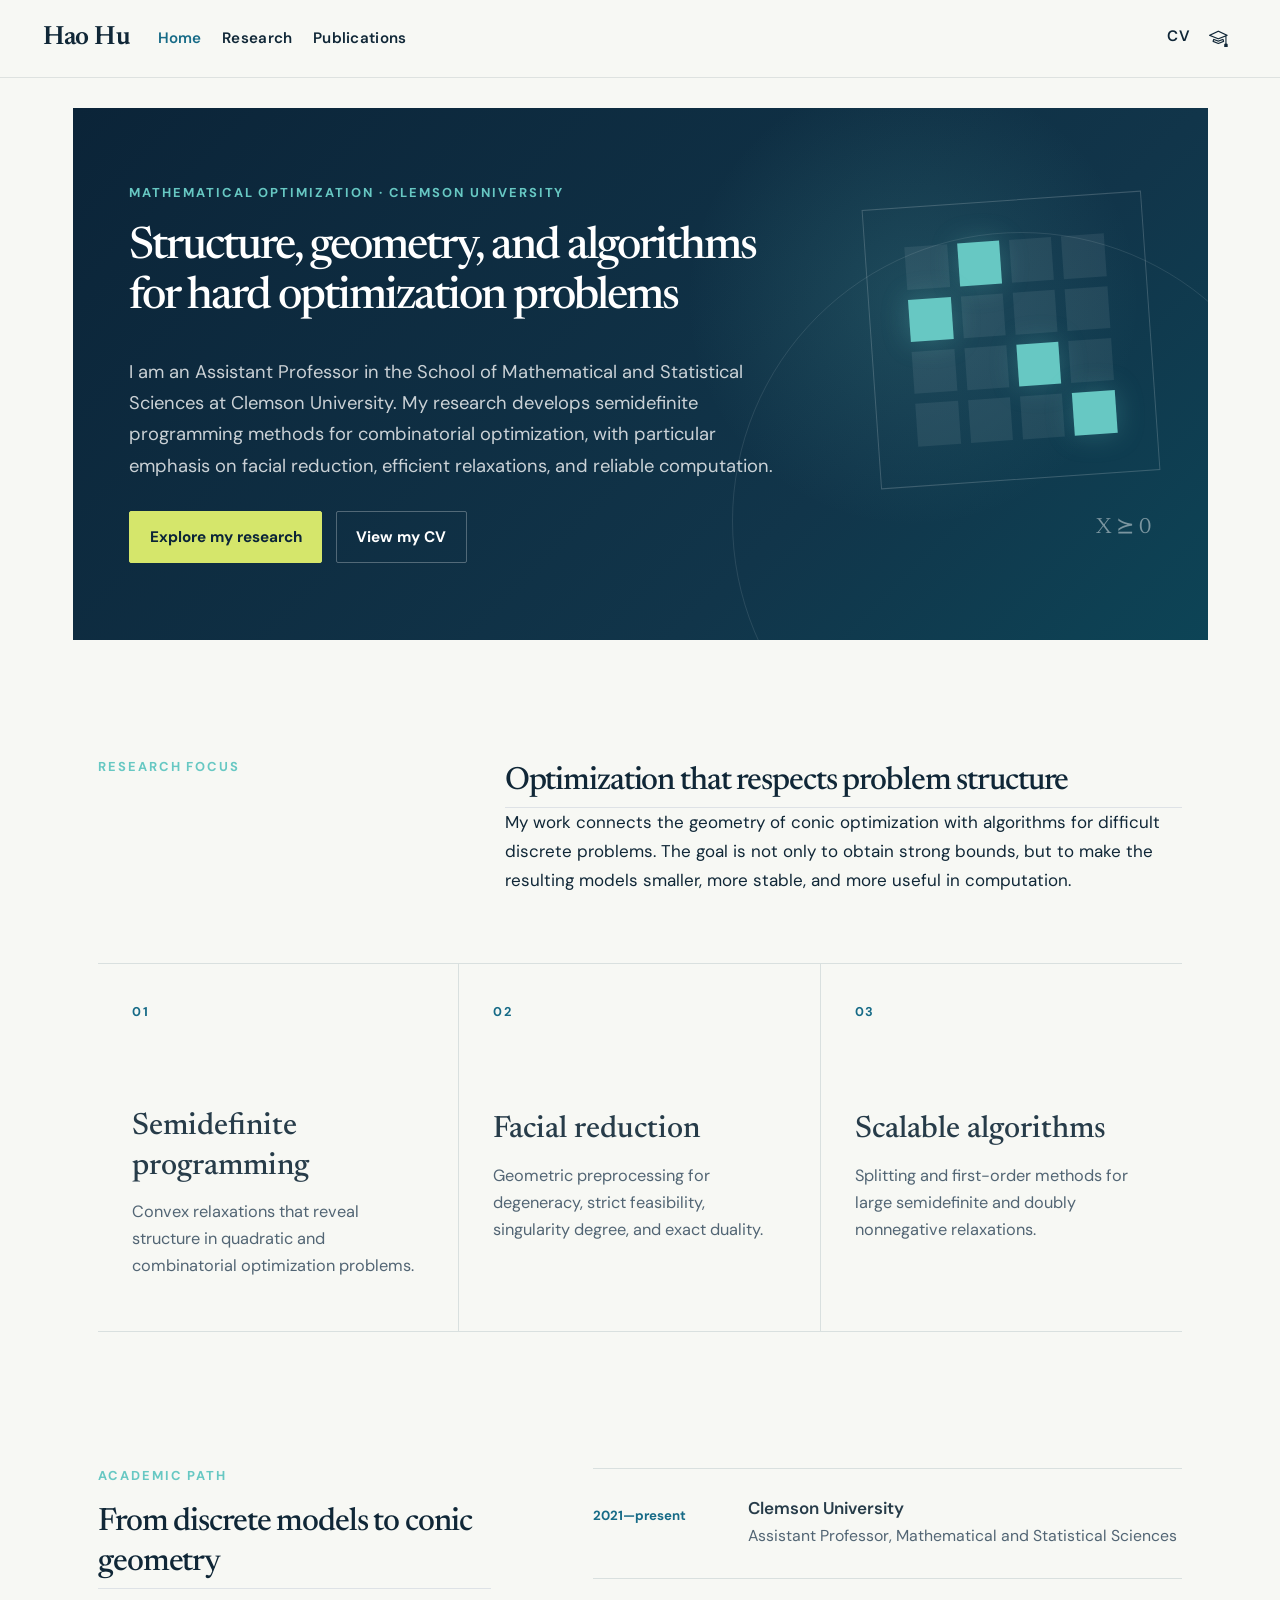
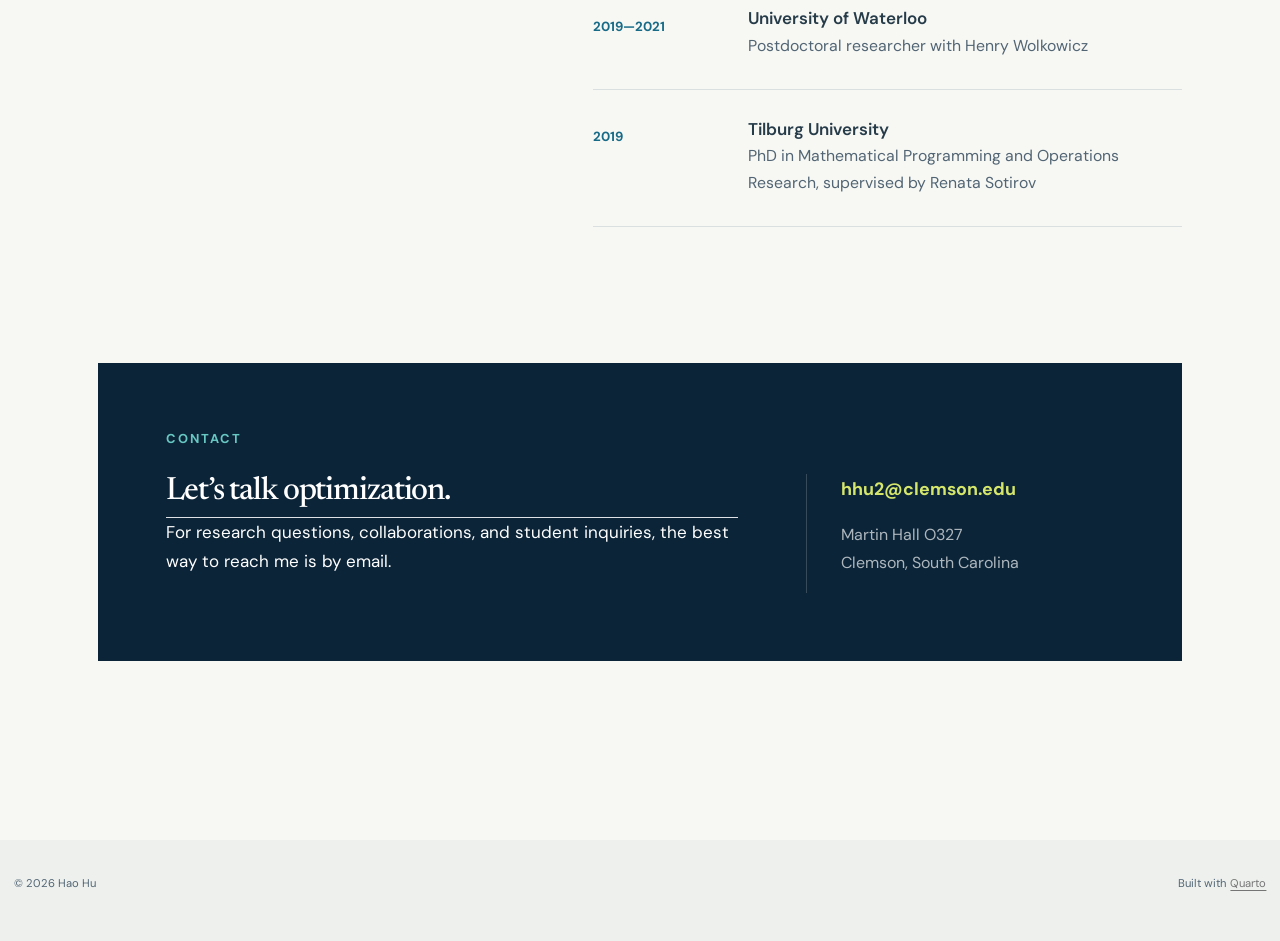
<file: index.html>
<!DOCTYPE html>
<html xmlns="http://www.w3.org/1999/xhtml" lang="en" xml:lang="en"><head>

<meta charset="utf-8">
<meta name="generator" content="quarto-1.10.18">

<meta name="viewport" content="width=device-width, initial-scale=1.0, user-scalable=yes">

<meta name="description" content="Assistant Professor at Clemson University working in semidefinite programming, combinatorial optimization, and computational methods.">

<title>Hao Hu — Mathematical Optimization – Hao Hu</title>
<style>
/* Default styles provided by pandoc.
** See https://pandoc.org/MANUAL.html#variables-for-html for config info.
*/
span.smallcaps{font-variant: small-caps;}
div.columns{display: flex; gap: 1.5em;}
div.column{flex: auto;}
@media screen {
div.columns{gap: min(4vw, 1.5em);}
div.column{overflow-x: auto;}
}
div.hanging-indent{margin-left: 1.5em; text-indent: -1.5em;}
ul.task-list{list-style: none;}
ul.task-list li input[type="checkbox"] {
  width: 0.8em;
  margin: 0 0.8em 0.2em -1em; /* quarto-specific, see https://github.com/quarto-dev/quarto-cli/issues/4556 */ 
  vertical-align: middle;
}
</style>


<script src="site_libs/quarto-nav/quarto-nav.js"></script>
<script src="site_libs/quarto-nav/headroom.min.js"></script>
<link href="./assets/favicon.svg" rel="icon" type="image/svg+xml">
<script src="site_libs/clipboard/clipboard.min.js"></script>
<script src="site_libs/quarto-html/quarto.js" type="module"></script>
<script src="site_libs/quarto-html/tabsets/tabsets.js" type="module"></script>
<script src="site_libs/quarto-html/popper.min.js"></script>
<script src="site_libs/quarto-html/tippy.umd.min.js"></script>
<script src="site_libs/quarto-html/anchor.min.js"></script>
<link href="site_libs/quarto-html/tippy.css" rel="stylesheet">
<link href="site_libs/quarto-html/quarto-syntax-highlighting-64a204ab8560d761af7679ceaba22944.css" rel="stylesheet" id="quarto-text-highlighting-styles">
<script src="site_libs/bootstrap/bootstrap.min.js"></script>
<link href="site_libs/bootstrap/bootstrap-icons.css" rel="stylesheet">
<link href="site_libs/bootstrap/bootstrap-3f2496242c16263c0d5ed257b2b27fab.min.css" rel="stylesheet" append-hash="true" id="quarto-bootstrap" data-mode="light">
<script id="quarto-search-options" type="application/json">{
  "language": {
    "search-no-results-text": "No results",
    "search-matching-documents-text": "matching documents",
    "search-copy-link-title": "Copy link to search",
    "search-hide-matches-text": "Hide additional matches",
    "search-more-match-text": "more match in this document",
    "search-more-matches-text": "more matches in this document",
    "search-clear-button-title": "Clear",
    "search-text-placeholder": "",
    "search-detached-cancel-button-title": "Cancel",
    "search-submit-button-title": "Submit",
    "search-label": "Search"
  }
}</script>
<style>html{ scroll-behavior: smooth; }</style>
<meta name="theme-color" content="#0b2438">
<link rel="preconnect" href="https://fonts.googleapis.com">
<link rel="preconnect" href="https://fonts.gstatic.com" crossorigin="">
<link href="https://fonts.googleapis.com/css2?family=DM+Sans:wght@400;500;600;700&amp;family=Newsreader:opsz,wght@6..72,400;6..72,500;6..72,600&amp;display=swap" rel="stylesheet">


<link rel="stylesheet" href="styles-c76ab707.css">
<meta property="og:title" content="Hao Hu — Mathematical Optimization">
<meta property="og:description" content="Assistant Professor at Clemson University working in semidefinite programming, combinatorial optimization, and computational methods.">
<meta property="og:site_name" content="Hao Hu">
<meta name="twitter:title" content="Hao Hu — Mathematical Optimization">
<meta name="twitter:description" content="Assistant Professor at Clemson University working in semidefinite programming, combinatorial optimization, and computational methods.">
<meta name="twitter:card" content="summary">
</head>

<body class="nav-fixed quarto-light">

<div id="quarto-search-results"></div>
  <header id="quarto-header" class="headroom fixed-top">
    <nav class="navbar navbar-expand-lg " data-bs-theme="dark">
      <div class="navbar-container container-fluid">
      <div class="navbar-brand-container mx-auto">
    <a class="navbar-brand" href="./index.html">
    <span class="navbar-title">Hao Hu</span>
    </a>
  </div>
          <button class="navbar-toggler" type="button" data-bs-toggle="collapse" data-bs-target="#navbarCollapse" aria-controls="navbarCollapse" role="menu" aria-expanded="false" aria-label="Toggle navigation" onclick="if (window.quartoToggleHeadroom) { window.quartoToggleHeadroom(); }">
  <span class="navbar-toggler-icon"></span>
</button>
          <div class="collapse navbar-collapse" id="navbarCollapse">
            <ul class="navbar-nav navbar-nav-scroll me-auto">
  <li class="nav-item">
    <a class="nav-link active" href="./index.html" aria-current="page"> 
<span class="menu-text">Home</span></a>
  </li>  
  <li class="nav-item">
    <a class="nav-link" href="./research.html"> 
<span class="menu-text">Research</span></a>
  </li>  
  <li class="nav-item">
    <a class="nav-link" href="./publications.html"> 
<span class="menu-text">Publications</span></a>
  </li>  
</ul>
            <ul class="navbar-nav navbar-nav-scroll ms-auto">
  <li class="nav-item">
    <a class="nav-link" href="./files/CV_HaoHu.pdf"> 
<span class="menu-text">CV</span></a>
  </li>  
  <li class="nav-item compact">
    <a class="nav-link" href="https://scholar.google.com/citations?hl=en&amp;user=nG_QJqMAAAAJ"> <i class="bi bi-mortarboard" role="img" aria-label="Google Scholar">
</i> 
<span class="menu-text"></span></a>
  </li>  
</ul>
          </div> <!-- /navcollapse -->
            <div class="quarto-navbar-tools">
</div>
      </div> <!-- /container-fluid -->
    </nav>
</header>
<!-- content -->
<div id="quarto-content" class="quarto-container page-columns page-rows-contents page-layout-full page-navbar">
<!-- sidebar -->
<!-- margin-sidebar -->
    
<!-- main -->
<main class="content column-page" id="quarto-document-content"><header id="title-block-header" class="quarto-title-block"></header>




<div class="hero">
<div class="hero-copy">
<p class="eyebrow">
Mathematical optimization · Clemson University
</p>
<section id="structure-geometry-and-algorithms-for-hard-optimization-problems" class="level1 hero-title">
<h1 class="hero-title">Structure, geometry, and algorithms for hard optimization problems</h1>
<p>I am an Assistant Professor in the School of Mathematical and Statistical Sciences at Clemson University. My research develops semidefinite programming methods for combinatorial optimization, with particular emphasis on facial reduction, efficient relaxations, and reliable computation.</p>
<div class="hero-actions">
<p><a href="./research.html" class="button button-primary">Explore my research</a> <a href="files/CV_HaoHu.pdf" class="button button-secondary">View my CV</a></p>
</div>
</section>
</div>
<div class="hero-mark" aria-hidden="true">
<div class="matrix">
<p><span></span><span class="active"></span><span></span><span></span> <span class="active"></span><span></span><span></span><span></span> <span></span><span></span><span class="active"></span><span></span> <span></span><span></span><span></span><span class="active"></span></p>
</div>
<div class="matrix-label">
X ⪰ 0
</div>
</div>
</div>
<div class="content-shell">
<div class="section-intro">
<p class="eyebrow">
Research focus
</p>
<section id="optimization-that-respects-problem-structure" class="level2">
<h2 class="anchored" data-anchor-id="optimization-that-respects-problem-structure">Optimization that respects problem structure</h2>
<p>My work connects the geometry of conic optimization with algorithms for difficult discrete problems. The goal is not only to obtain strong bounds, but to make the resulting models smaller, more stable, and more useful in computation.</p>
</section>
</div>
<div class="focus-grid">
<div class="focus-card">
<p><span class="card-number">01</span></p>
<section id="semidefinite-programming" class="level3">
<h3 class="anchored" data-anchor-id="semidefinite-programming">Semidefinite programming</h3>
<p>Convex relaxations that reveal structure in quadratic and combinatorial optimization problems.</p>
</section>
</div>
<div class="focus-card">
<p><span class="card-number">02</span></p>
<section id="facial-reduction" class="level3">
<h3 class="anchored" data-anchor-id="facial-reduction">Facial reduction</h3>
<p>Geometric preprocessing for degeneracy, strict feasibility, singularity degree, and exact duality.</p>
</section>
</div>
<div class="focus-card">
<p><span class="card-number">03</span></p>
<section id="scalable-algorithms" class="level3">
<h3 class="anchored" data-anchor-id="scalable-algorithms">Scalable algorithms</h3>
<p>Splitting and first-order methods for large semidefinite and doubly nonnegative relaxations.</p>
</section>
</div>
</div>
<div class="split-section">
<div class="split-heading">
<p class="eyebrow">
Academic path
</p>
<section id="from-discrete-models-to-conic-geometry" class="level2">
<h2 class="anchored" data-anchor-id="from-discrete-models-to-conic-geometry">From discrete models to conic geometry</h2>
</section>
</div>
<div class="timeline">
<div class="timeline-item">
<p><span class="timeline-date">2021—present</span></p>
<section id="clemson-university" class="level3">
<h3 class="anchored" data-anchor-id="clemson-university">Clemson University</h3>
<p>Assistant Professor, Mathematical and Statistical Sciences</p>
</section>
</div>
<div class="timeline-item">
<p><span class="timeline-date">2019—2021</span></p>
<section id="university-of-waterloo" class="level3">
<h3 class="anchored" data-anchor-id="university-of-waterloo">University of Waterloo</h3>
<p>Postdoctoral researcher with Henry Wolkowicz</p>
</section>
</div>
<div class="timeline-item">
<p><span class="timeline-date">2019</span></p>
<section id="tilburg-university" class="level3">
<h3 class="anchored" data-anchor-id="tilburg-university">Tilburg University</h3>
<p>PhD in Mathematical Programming and Operations Research, supervised by Renata Sotirov</p>
</section>
</div>
</div>
</div>
<div class="contact-band">
<div class="contact-copy">
<p class="eyebrow">
Contact
</p>
<section id="lets-talk-optimization." class="level2">
<h2 class="anchored" data-anchor-id="lets-talk-optimization.">Let’s talk optimization.</h2>
<p>For research questions, collaborations, and student inquiries, the best way to reach me is by email.</p>
</section>
</div>
<div class="contact-details">
<p><a href="mailto:hhu2@clemson.edu" class="contact-link">hhu2@clemson.edu</a></p>
<p>Martin Hall O327<br>
Clemson, South Carolina</p>
</div>
</div>
</div>



</main> <!-- /main -->
<script id="quarto-html-after-body" type="application/javascript">
  window.document.addEventListener("DOMContentLoaded", function (event) {
    const icon = "";
    const anchorJS = new window.AnchorJS();
    anchorJS.options = {
      placement: 'right',
      icon: icon
    };
    anchorJS.add('.anchored');
    const isCodeAnnotation = (el) => {
      for (const clz of el.classList) {
        if (clz.startsWith('code-annotation-')) {                     
          return true;
        }
      }
      return false;
    }
    const onCopySuccess = function(e) {
      // button target
      const button = e.trigger;
      // don't keep focus
      button.blur();
      // flash "checked"
      button.classList.add('code-copy-button-checked');
      var currentTitle = button.getAttribute("title");
      button.setAttribute("title", "Copied!");
      let tooltip;
      if (window.bootstrap) {
        button.setAttribute("data-bs-toggle", "tooltip");
        button.setAttribute("data-bs-placement", "left");
        button.setAttribute("data-bs-title", "Copied!");
        tooltip = new bootstrap.Tooltip(button, 
          { trigger: "manual", 
            customClass: "code-copy-button-tooltip",
            offset: [0, -8]});
        tooltip.show();    
      }
      setTimeout(function() {
        if (tooltip) {
          tooltip.hide();
          button.removeAttribute("data-bs-title");
          button.removeAttribute("data-bs-toggle");
          button.removeAttribute("data-bs-placement");
        }
        button.setAttribute("title", currentTitle);
        button.classList.remove('code-copy-button-checked');
      }, 1000);
      // clear code selection
      e.clearSelection();
    }
    const getTextToCopy = function(trigger) {
      const outerScaffold = trigger.parentElement.cloneNode(true);
      const codeEl = outerScaffold.querySelector('code');
      for (const childEl of codeEl.children) {
        if (isCodeAnnotation(childEl)) {
          childEl.remove();
        }
      }
      return codeEl.innerText;
    }
    const clipboard = new window.ClipboardJS('.code-copy-button:not([data-in-quarto-modal])', {
      text: getTextToCopy
    });
    clipboard.on('success', onCopySuccess);
    if (window.document.getElementById('quarto-embedded-source-code-modal')) {
      const clipboardModal = new window.ClipboardJS('.code-copy-button[data-in-quarto-modal]', {
        text: getTextToCopy,
        container: window.document.getElementById('quarto-embedded-source-code-modal')
      });
      clipboardModal.on('success', onCopySuccess);
    }
      var localhostRegex = new RegExp(/^(?:http|https):\/\/localhost\:?[0-9]*\//);
      var mailtoRegex = new RegExp(/^mailto:/);
        var filterRegex = new RegExp("https:\/\/huhao\.org");
      var isInternal = (href) => {
          return filterRegex.test(href) || localhostRegex.test(href) || mailtoRegex.test(href);
      }
      // Inspect non-navigation links and adorn them if external
     var links = window.document.querySelectorAll('a[href]:not(.nav-link):not(.navbar-brand):not(.toc-action):not(.sidebar-link):not(.sidebar-item-toggle):not(.pagination-link):not(.no-external):not([aria-hidden]):not(.dropdown-item):not(.quarto-navigation-tool):not(.about-link)');
      for (var i=0; i<links.length; i++) {
        const link = links[i];
        if (!isInternal(link.href)) {
          // undo the damage that might have been done by quarto-nav.js in the case of
          // links that we want to consider external
          if (link.dataset.originalHref !== undefined) {
            link.href = link.dataset.originalHref;
          }
        }
      }
    function tippyHover(el, contentFn, onTriggerFn, onUntriggerFn) {
      const config = {
        allowHTML: true,
        maxWidth: 500,
        delay: 100,
        arrow: false,
        appendTo: function(el) {
            return el.parentElement;
        },
        interactive: true,
        interactiveBorder: 10,
        theme: 'quarto',
        placement: 'bottom-start',
      };
      if (contentFn) {
        config.content = contentFn;
      }
      if (onTriggerFn) {
        config.onTrigger = onTriggerFn;
      }
      if (onUntriggerFn) {
        config.onUntrigger = onUntriggerFn;
      }
      window.tippy(el, config); 
    }
    const noterefs = window.document.querySelectorAll('a[role="doc-noteref"]');
    for (var i=0; i<noterefs.length; i++) {
      const ref = noterefs[i];
      tippyHover(ref, function() {
        // use id or data attribute instead here
        let href = ref.getAttribute('data-footnote-href') || ref.getAttribute('href');
        try { href = new URL(href).hash; } catch {}
        const id = href.replace(/^#\/?/, "");
        const note = window.document.getElementById(id);
        if (note) {
          return note.innerHTML;
        } else {
          return "";
        }
      });
    }
    const xrefs = window.document.querySelectorAll('a.quarto-xref');
    const processXRef = (id, note) => {
      // Strip column container classes
      const stripColumnClz = (el) => {
        el.classList.remove("page-full", "page-columns");
        if (el.children) {
          for (const child of el.children) {
            stripColumnClz(child);
          }
        }
      }
      stripColumnClz(note)
      if (id === null || id.startsWith('sec-')) {
        // Special case sections, only their first couple elements
        const container = document.createElement("div");
        if (note.children && note.children.length > 2) {
          container.appendChild(note.children[0].cloneNode(true));
          for (let i = 1; i < note.children.length; i++) {
            const child = note.children[i];
            if (child.tagName === "P" && child.innerText === "") {
              continue;
            } else {
              container.appendChild(child.cloneNode(true));
              break;
            }
          }
          if (window.Quarto?.typesetMath) {
            window.Quarto.typesetMath(container);
          }
          return container.innerHTML
        } else {
          if (window.Quarto?.typesetMath) {
            window.Quarto.typesetMath(note);
          }
          return note.innerHTML;
        }
      } else {
        // Remove any anchor links if they are present
        const anchorLink = note.querySelector('a.anchorjs-link');
        if (anchorLink) {
          anchorLink.remove();
        }
        if (window.Quarto?.typesetMath) {
          window.Quarto.typesetMath(note);
        }
        if (note.classList.contains("callout")) {
          return note.outerHTML;
        } else {
          return note.innerHTML;
        }
      }
    }
    for (var i=0; i<xrefs.length; i++) {
      const xref = xrefs[i];
      tippyHover(xref, undefined, function(instance) {
        instance.disable();
        let url = xref.getAttribute('href');
        let hash = undefined; 
        if (url.startsWith('#')) {
          hash = url;
        } else {
          try { hash = new URL(url).hash; } catch {}
        }
        if (hash) {
          const id = hash.replace(/^#\/?/, "");
          const note = window.document.getElementById(id);
          if (note !== null) {
            try {
              const html = processXRef(id, note.cloneNode(true));
              instance.setContent(html);
            } finally {
              instance.enable();
              instance.show();
            }
          } else {
            // See if we can fetch this
            fetch(url.split('#')[0])
            .then(res => res.text())
            .then(html => {
              const parser = new DOMParser();
              const htmlDoc = parser.parseFromString(html, "text/html");
              const note = htmlDoc.getElementById(id);
              if (note !== null) {
                const html = processXRef(id, note);
                instance.setContent(html);
              } 
            }).finally(() => {
              instance.enable();
              instance.show();
            });
          }
        } else {
          // See if we can fetch a full url (with no hash to target)
          // This is a special case and we should probably do some content thinning / targeting
          fetch(url)
          .then(res => res.text())
          .then(html => {
            const parser = new DOMParser();
            const htmlDoc = parser.parseFromString(html, "text/html");
            const note = htmlDoc.querySelector('main.content');
            if (note !== null) {
              // This should only happen for chapter cross references
              // (since there is no id in the URL)
              // remove the first header
              if (note.children.length > 0 && note.children[0].tagName === "HEADER") {
                note.children[0].remove();
              }
              const html = processXRef(null, note);
              instance.setContent(html);
            } 
          }).finally(() => {
            instance.enable();
            instance.show();
          });
        }
      }, function(instance) {
      });
    }
        let selectedAnnoteEl;
        const selectorForAnnotation = ( cell, annotation) => {
          let cellAttr = 'data-code-cell="' + cell + '"';
          let lineAttr = 'data-code-annotation="' +  annotation + '"';
          const selector = 'span[' + cellAttr + '][' + lineAttr + ']';
          return selector;
        }
        const selectCodeLines = (annoteEl) => {
          const doc = window.document;
          const targetCell = annoteEl.getAttribute("data-target-cell");
          const targetAnnotation = annoteEl.getAttribute("data-target-annotation");
          const annoteSpan = window.document.querySelector(selectorForAnnotation(targetCell, targetAnnotation));
          const lines = annoteSpan.getAttribute("data-code-lines").split(",");
          const lineIds = lines.map((line) => {
            return targetCell + "-" + line;
          })
          let top = null;
          let height = null;
          let parent = null;
          if (lineIds.length > 0) {
              //compute the position of the single el (top and bottom and make a div)
              const el = window.document.getElementById(lineIds[0]);
              top = el.offsetTop;
              height = el.offsetHeight;
              parent = el.parentElement.parentElement;
            if (lineIds.length > 1) {
              const lastEl = window.document.getElementById(lineIds[lineIds.length - 1]);
              const bottom = lastEl.offsetTop + lastEl.offsetHeight;
              height = bottom - top;
            }
            if (top !== null && height !== null && parent !== null) {
              // cook up a div (if necessary) and position it 
              let div = window.document.getElementById("code-annotation-line-highlight");
              if (div === null) {
                div = window.document.createElement("div");
                div.setAttribute("id", "code-annotation-line-highlight");
                div.style.position = 'absolute';
                parent.appendChild(div);
              }
              div.style.top = top - 2 + "px";
              div.style.height = height + 4 + "px";
              div.style.left = 0;
              let gutterDiv = window.document.getElementById("code-annotation-line-highlight-gutter");
              if (gutterDiv === null) {
                gutterDiv = window.document.createElement("div");
                gutterDiv.setAttribute("id", "code-annotation-line-highlight-gutter");
                gutterDiv.style.position = 'absolute';
                const codeCell = window.document.getElementById(targetCell);
                const gutter = codeCell.querySelector('.code-annotation-gutter');
                gutter.appendChild(gutterDiv);
              }
              gutterDiv.style.top = top - 2 + "px";
              gutterDiv.style.height = height + 4 + "px";
            }
            selectedAnnoteEl = annoteEl;
          }
        };
        const unselectCodeLines = () => {
          const elementsIds = ["code-annotation-line-highlight", "code-annotation-line-highlight-gutter"];
          elementsIds.forEach((elId) => {
            const div = window.document.getElementById(elId);
            if (div) {
              div.remove();
            }
          });
          selectedAnnoteEl = undefined;
        };
          // Handle positioning of the toggle
      window.addEventListener(
        "resize",
        throttle(() => {
          elRect = undefined;
          if (selectedAnnoteEl) {
            selectCodeLines(selectedAnnoteEl);
          }
        }, 10)
      );
      function throttle(fn, ms) {
      let throttle = false;
      let timer;
        return (...args) => {
          if(!throttle) { // first call gets through
              fn.apply(this, args);
              throttle = true;
          } else { // all the others get throttled
              if(timer) clearTimeout(timer); // cancel #2
              timer = setTimeout(() => {
                fn.apply(this, args);
                timer = throttle = false;
              }, ms);
          }
        };
      }
        // Attach click handler to the DT
        const annoteDls = window.document.querySelectorAll('dt[data-target-cell]');
        for (const annoteDlNode of annoteDls) {
          annoteDlNode.addEventListener('click', (event) => {
            const clickedEl = event.target;
            if (clickedEl !== selectedAnnoteEl) {
              unselectCodeLines();
              const activeEl = window.document.querySelector('dt[data-target-cell].code-annotation-active');
              if (activeEl) {
                activeEl.classList.remove('code-annotation-active');
              }
              selectCodeLines(clickedEl);
              clickedEl.classList.add('code-annotation-active');
            } else {
              // Unselect the line
              unselectCodeLines();
              clickedEl.classList.remove('code-annotation-active');
            }
          });
        }
    const findCites = (el) => {
      const parentEl = el.parentElement;
      if (parentEl) {
        const cites = parentEl.dataset.cites;
        if (cites) {
          return {
            el,
            cites: cites.split(' ')
          };
        } else {
          return findCites(el.parentElement)
        }
      } else {
        return undefined;
      }
    };
    var bibliorefs = window.document.querySelectorAll('a[role="doc-biblioref"]');
    for (var i=0; i<bibliorefs.length; i++) {
      const ref = bibliorefs[i];
      const citeInfo = findCites(ref);
      if (citeInfo) {
        tippyHover(citeInfo.el, function() {
          var popup = window.document.createElement('div');
          citeInfo.cites.forEach(function(cite) {
            var citeDiv = window.document.createElement('div');
            citeDiv.classList.add('hanging-indent');
            citeDiv.classList.add('csl-entry');
            var biblioDiv = window.document.getElementById('ref-' + cite);
            if (biblioDiv) {
              citeDiv.innerHTML = biblioDiv.innerHTML;
            }
            popup.appendChild(citeDiv);
          });
          return popup.innerHTML;
        });
      }
    }
  });
  </script>
</div> <!-- /content -->
<footer class="footer">
  <div class="nav-footer">
    <div class="nav-footer-left">
<p>© 2026 Hao Hu</p>
</div>   
    <div class="nav-footer-center">
      &nbsp;
    </div>
    <div class="nav-footer-right">
<p>Built with <a href="https://quarto.org">Quarto</a></p>
</div>
  </div>
</footer>




<script src="site_libs/quarto-html/zenscroll-min.js"></script>
</body></html>
</file>
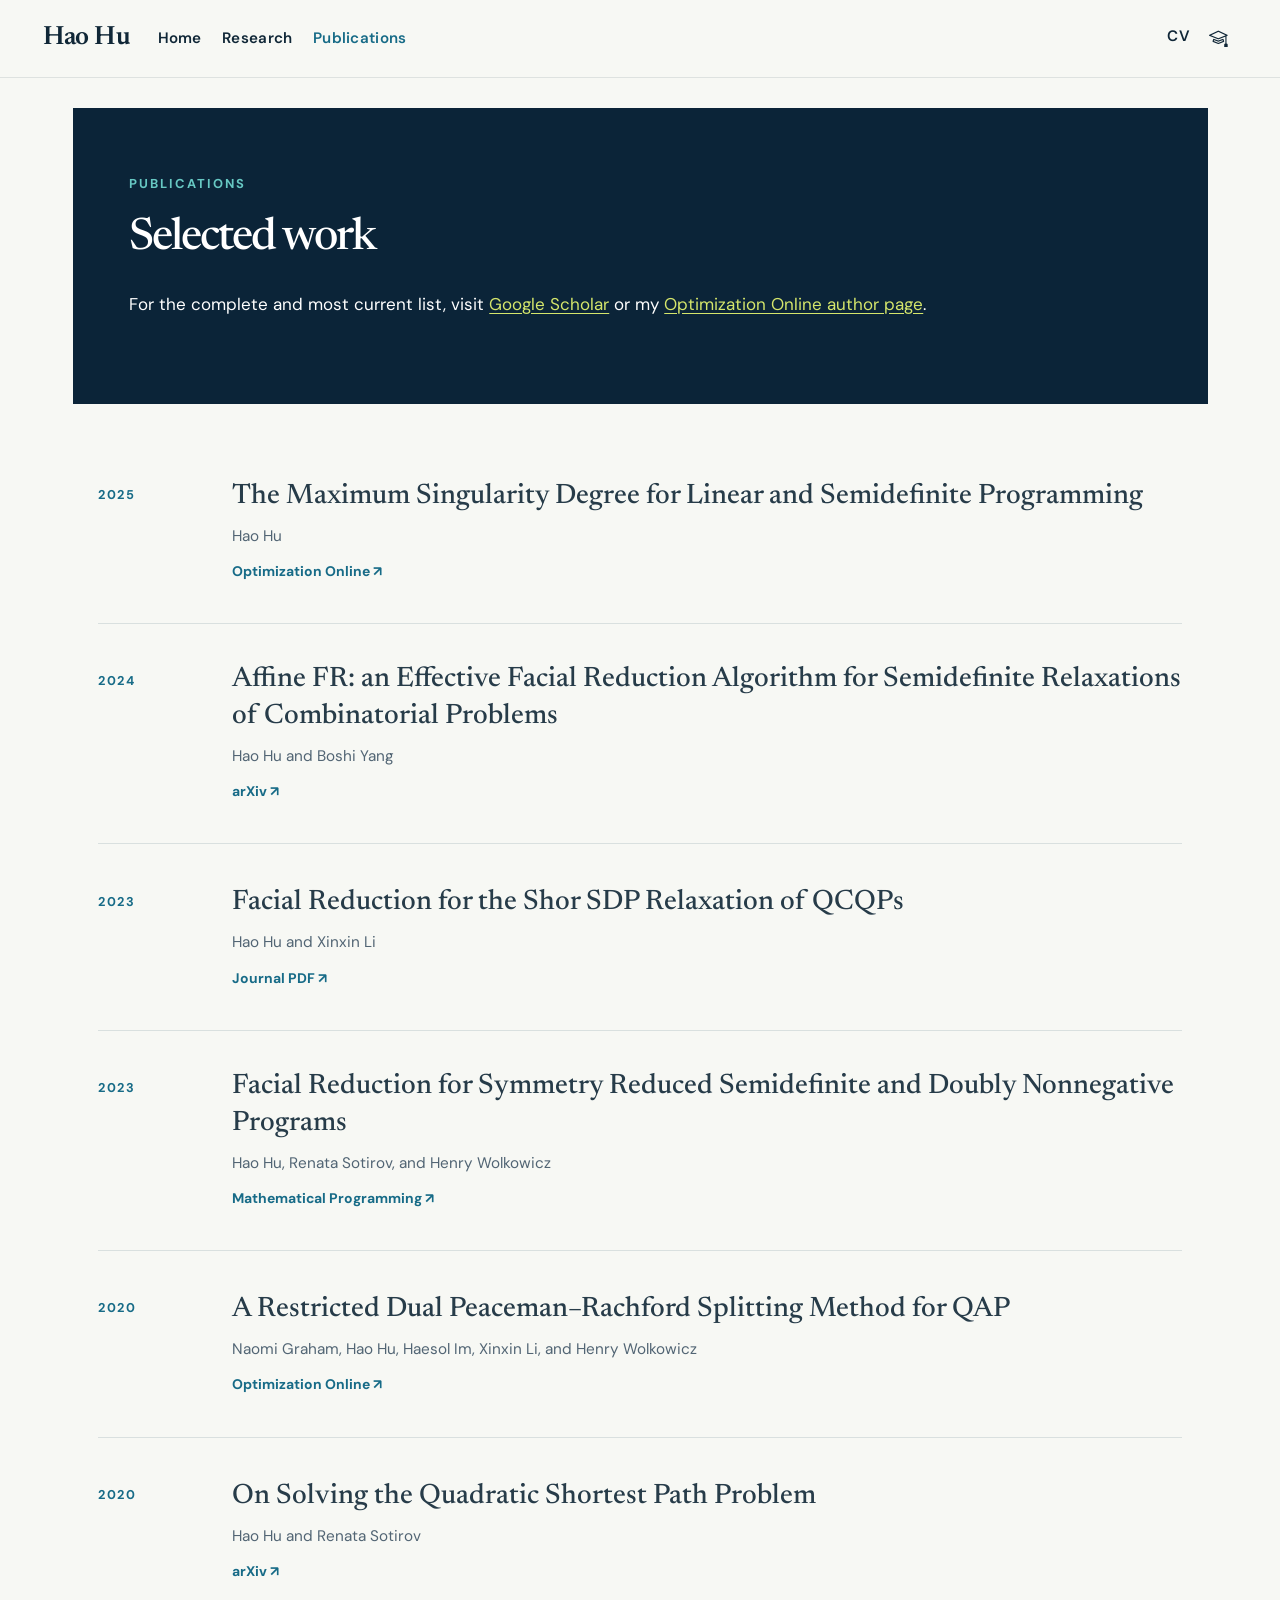
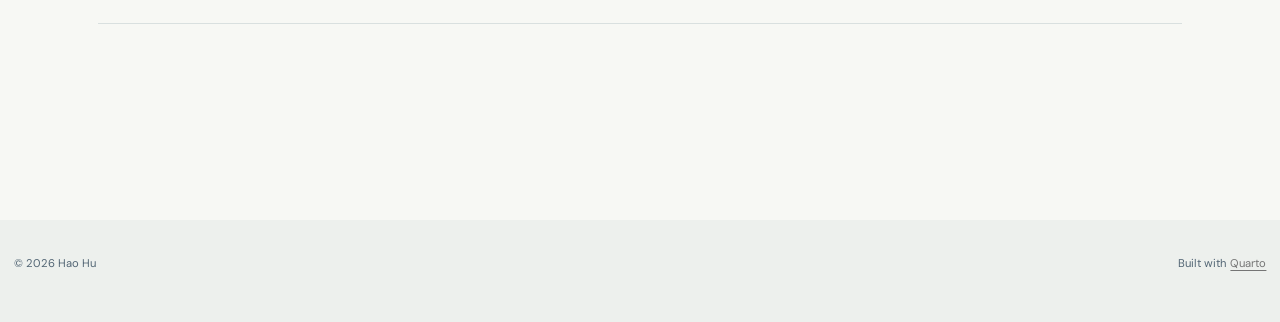
<file: publications.html>
<!DOCTYPE html>
<html xmlns="http://www.w3.org/1999/xhtml" lang="en" xml:lang="en"><head>

<meta charset="utf-8">
<meta name="generator" content="quarto-1.10.18">

<meta name="viewport" content="width=device-width, initial-scale=1.0, user-scalable=yes">

<meta name="description" content="Selected publications and preprints by Hao Hu.">

<title>Publications — Hao Hu – Hao Hu</title>
<style>
/* Default styles provided by pandoc.
** See https://pandoc.org/MANUAL.html#variables-for-html for config info.
*/
span.smallcaps{font-variant: small-caps;}
div.columns{display: flex; gap: 1.5em;}
div.column{flex: auto;}
@media screen {
div.columns{gap: min(4vw, 1.5em);}
div.column{overflow-x: auto;}
}
div.hanging-indent{margin-left: 1.5em; text-indent: -1.5em;}
ul.task-list{list-style: none;}
ul.task-list li input[type="checkbox"] {
  width: 0.8em;
  margin: 0 0.8em 0.2em -1em; /* quarto-specific, see https://github.com/quarto-dev/quarto-cli/issues/4556 */ 
  vertical-align: middle;
}
</style>


<script src="site_libs/quarto-nav/quarto-nav.js"></script>
<script src="site_libs/quarto-nav/headroom.min.js"></script>
<link href="./assets/favicon.svg" rel="icon" type="image/svg+xml">
<script src="site_libs/clipboard/clipboard.min.js"></script>
<script src="site_libs/quarto-html/quarto.js" type="module"></script>
<script src="site_libs/quarto-html/tabsets/tabsets.js" type="module"></script>
<script src="site_libs/quarto-html/popper.min.js"></script>
<script src="site_libs/quarto-html/tippy.umd.min.js"></script>
<script src="site_libs/quarto-html/anchor.min.js"></script>
<link href="site_libs/quarto-html/tippy.css" rel="stylesheet">
<link href="site_libs/quarto-html/quarto-syntax-highlighting-64a204ab8560d761af7679ceaba22944.css" rel="stylesheet" id="quarto-text-highlighting-styles">
<script src="site_libs/bootstrap/bootstrap.min.js"></script>
<link href="site_libs/bootstrap/bootstrap-icons.css" rel="stylesheet">
<link href="site_libs/bootstrap/bootstrap-3f2496242c16263c0d5ed257b2b27fab.min.css" rel="stylesheet" append-hash="true" id="quarto-bootstrap" data-mode="light">
<script id="quarto-search-options" type="application/json">{
  "language": {
    "search-no-results-text": "No results",
    "search-matching-documents-text": "matching documents",
    "search-copy-link-title": "Copy link to search",
    "search-hide-matches-text": "Hide additional matches",
    "search-more-match-text": "more match in this document",
    "search-more-matches-text": "more matches in this document",
    "search-clear-button-title": "Clear",
    "search-text-placeholder": "",
    "search-detached-cancel-button-title": "Cancel",
    "search-submit-button-title": "Submit",
    "search-label": "Search"
  }
}</script>
<style>html{ scroll-behavior: smooth; }</style>
<meta name="theme-color" content="#0b2438">
<link rel="preconnect" href="https://fonts.googleapis.com">
<link rel="preconnect" href="https://fonts.gstatic.com" crossorigin="">
<link href="https://fonts.googleapis.com/css2?family=DM+Sans:wght@400;500;600;700&amp;family=Newsreader:opsz,wght@6..72,400;6..72,500;6..72,600&amp;display=swap" rel="stylesheet">


<link rel="stylesheet" href="styles-c76ab707.css">
<meta property="og:title" content="Publications — Hao Hu">
<meta property="og:description" content="Selected publications and preprints by Hao Hu.">
<meta property="og:site_name" content="Hao Hu">
<meta name="twitter:title" content="Publications — Hao Hu">
<meta name="twitter:description" content="Selected publications and preprints by Hao Hu.">
<meta name="twitter:card" content="summary">
</head>

<body class="nav-fixed quarto-light">

<div id="quarto-search-results"></div>
  <header id="quarto-header" class="headroom fixed-top">
    <nav class="navbar navbar-expand-lg " data-bs-theme="dark">
      <div class="navbar-container container-fluid">
      <div class="navbar-brand-container mx-auto">
    <a class="navbar-brand" href="./index.html">
    <span class="navbar-title">Hao Hu</span>
    </a>
  </div>
          <button class="navbar-toggler" type="button" data-bs-toggle="collapse" data-bs-target="#navbarCollapse" aria-controls="navbarCollapse" role="menu" aria-expanded="false" aria-label="Toggle navigation" onclick="if (window.quartoToggleHeadroom) { window.quartoToggleHeadroom(); }">
  <span class="navbar-toggler-icon"></span>
</button>
          <div class="collapse navbar-collapse" id="navbarCollapse">
            <ul class="navbar-nav navbar-nav-scroll me-auto">
  <li class="nav-item">
    <a class="nav-link" href="./index.html"> 
<span class="menu-text">Home</span></a>
  </li>  
  <li class="nav-item">
    <a class="nav-link" href="./research.html"> 
<span class="menu-text">Research</span></a>
  </li>  
  <li class="nav-item">
    <a class="nav-link active" href="./publications.html" aria-current="page"> 
<span class="menu-text">Publications</span></a>
  </li>  
</ul>
            <ul class="navbar-nav navbar-nav-scroll ms-auto">
  <li class="nav-item">
    <a class="nav-link" href="./files/CV_HaoHu.pdf"> 
<span class="menu-text">CV</span></a>
  </li>  
  <li class="nav-item compact">
    <a class="nav-link" href="https://scholar.google.com/citations?hl=en&amp;user=nG_QJqMAAAAJ"> <i class="bi bi-mortarboard" role="img" aria-label="Google Scholar">
</i> 
<span class="menu-text"></span></a>
  </li>  
</ul>
          </div> <!-- /navcollapse -->
            <div class="quarto-navbar-tools">
</div>
      </div> <!-- /container-fluid -->
    </nav>
</header>
<!-- content -->
<div id="quarto-content" class="quarto-container page-columns page-rows-contents page-layout-full page-navbar">
<!-- sidebar -->
<!-- margin-sidebar -->
    
<!-- main -->
<main class="content column-page" id="quarto-document-content"><header id="title-block-header" class="quarto-title-block"></header>




<div class="page-hero">
<p class="eyebrow">
Publications
</p>
<section id="selected-work" class="level1 page-title">
<h1 class="page-title">Selected work</h1>
<p>For the complete and most current list, visit <a href="https://scholar.google.com/citations?hl=en&amp;user=nG_QJqMAAAAJ">Google Scholar</a> or my <a href="https://optimization-online.org/author/h92hu/">Optimization Online author page</a>.</p>
</section>
</div>
<div class="content-shell publication-list">
<div class="publication">
<p><span class="pub-year">2025</span></p>
<section id="the-maximum-singularity-degree-for-linear-and-semidefinite-programming" class="level3">
<h3 class="anchored" data-anchor-id="the-maximum-singularity-degree-for-linear-and-semidefinite-programming">The Maximum Singularity Degree for Linear and Semidefinite Programming</h3>
<p>Hao Hu</p>
<p><a href="https://optimization-online.org/wp-content/uploads/2024/02/maxsd.pdf" class="paper-link">Optimization Online</a></p>
</section>
</div>
<div class="publication">
<p><span class="pub-year">2024</span></p>
<section id="affine-fr-an-effective-facial-reduction-algorithm-for-semidefinite-relaxations-of-combinatorial-problems" class="level3">
<h3 class="anchored" data-anchor-id="affine-fr-an-effective-facial-reduction-algorithm-for-semidefinite-relaxations-of-combinatorial-problems">Affine FR: an Effective Facial Reduction Algorithm for Semidefinite Relaxations of Combinatorial Problems</h3>
<p>Hao Hu and Boshi Yang</p>
<p><a href="https://arxiv.org/abs/2402.11796" class="paper-link">arXiv</a></p>
</section>
</div>
<div class="publication">
<p><span class="pub-year">2023</span></p>
<section id="facial-reduction-for-the-shor-sdp-relaxation-of-qcqps" class="level3">
<h3 class="anchored" data-anchor-id="facial-reduction-for-the-shor-sdp-relaxation-of-qcqps">Facial Reduction for the Shor SDP Relaxation of QCQPs</h3>
<p>Hao Hu and Xinxin Li</p>
<p><a href="https://asvao.biemdas.com/issues/ASVAO2023-2-5.pdf" class="paper-link">Journal PDF</a></p>
</section>
</div>
<div class="publication">
<p><span class="pub-year">2023</span></p>
<section id="facial-reduction-for-symmetry-reduced-semidefinite-and-doubly-nonnegative-programs" class="level3">
<h3 class="anchored" data-anchor-id="facial-reduction-for-symmetry-reduced-semidefinite-and-doubly-nonnegative-programs">Facial Reduction for Symmetry Reduced Semidefinite and Doubly Nonnegative Programs</h3>
<p>Hao Hu, Renata Sotirov, and Henry Wolkowicz</p>
<p><a href="https://link.springer.com/article/10.1007/s10107-022-01890-9" class="paper-link">Mathematical Programming</a></p>
</section>
</div>
<div class="publication">
<p><span class="pub-year">2020</span></p>
<section id="a-restricted-dual-peacemanrachford-splitting-method-for-qap" class="level3">
<h3 class="anchored" data-anchor-id="a-restricted-dual-peacemanrachford-splitting-method-for-qap">A Restricted Dual Peaceman–Rachford Splitting Method for QAP</h3>
<p>Naomi Graham, Hao Hu, Haesol Im, Xinxin Li, and Henry Wolkowicz</p>
<p><a href="https://optimization-online.org/2020/06/7821/" class="paper-link">Optimization Online</a></p>
</section>
</div>
<div class="publication">
<p><span class="pub-year">2020</span></p>
<section id="on-solving-the-quadratic-shortest-path-problem" class="level3">
<h3 class="anchored" data-anchor-id="on-solving-the-quadratic-shortest-path-problem">On Solving the Quadratic Shortest Path Problem</h3>
<p>Hao Hu and Renata Sotirov</p>
<p><a href="https://arxiv.org/abs/1708.06580" class="paper-link">arXiv</a></p>
</section>
</div>
</div>



</main> <!-- /main -->
<script id="quarto-html-after-body" type="application/javascript">
  window.document.addEventListener("DOMContentLoaded", function (event) {
    const icon = "";
    const anchorJS = new window.AnchorJS();
    anchorJS.options = {
      placement: 'right',
      icon: icon
    };
    anchorJS.add('.anchored');
    const isCodeAnnotation = (el) => {
      for (const clz of el.classList) {
        if (clz.startsWith('code-annotation-')) {                     
          return true;
        }
      }
      return false;
    }
    const onCopySuccess = function(e) {
      // button target
      const button = e.trigger;
      // don't keep focus
      button.blur();
      // flash "checked"
      button.classList.add('code-copy-button-checked');
      var currentTitle = button.getAttribute("title");
      button.setAttribute("title", "Copied!");
      let tooltip;
      if (window.bootstrap) {
        button.setAttribute("data-bs-toggle", "tooltip");
        button.setAttribute("data-bs-placement", "left");
        button.setAttribute("data-bs-title", "Copied!");
        tooltip = new bootstrap.Tooltip(button, 
          { trigger: "manual", 
            customClass: "code-copy-button-tooltip",
            offset: [0, -8]});
        tooltip.show();    
      }
      setTimeout(function() {
        if (tooltip) {
          tooltip.hide();
          button.removeAttribute("data-bs-title");
          button.removeAttribute("data-bs-toggle");
          button.removeAttribute("data-bs-placement");
        }
        button.setAttribute("title", currentTitle);
        button.classList.remove('code-copy-button-checked');
      }, 1000);
      // clear code selection
      e.clearSelection();
    }
    const getTextToCopy = function(trigger) {
      const outerScaffold = trigger.parentElement.cloneNode(true);
      const codeEl = outerScaffold.querySelector('code');
      for (const childEl of codeEl.children) {
        if (isCodeAnnotation(childEl)) {
          childEl.remove();
        }
      }
      return codeEl.innerText;
    }
    const clipboard = new window.ClipboardJS('.code-copy-button:not([data-in-quarto-modal])', {
      text: getTextToCopy
    });
    clipboard.on('success', onCopySuccess);
    if (window.document.getElementById('quarto-embedded-source-code-modal')) {
      const clipboardModal = new window.ClipboardJS('.code-copy-button[data-in-quarto-modal]', {
        text: getTextToCopy,
        container: window.document.getElementById('quarto-embedded-source-code-modal')
      });
      clipboardModal.on('success', onCopySuccess);
    }
      var localhostRegex = new RegExp(/^(?:http|https):\/\/localhost\:?[0-9]*\//);
      var mailtoRegex = new RegExp(/^mailto:/);
        var filterRegex = new RegExp("https:\/\/huhao\.org");
      var isInternal = (href) => {
          return filterRegex.test(href) || localhostRegex.test(href) || mailtoRegex.test(href);
      }
      // Inspect non-navigation links and adorn them if external
     var links = window.document.querySelectorAll('a[href]:not(.nav-link):not(.navbar-brand):not(.toc-action):not(.sidebar-link):not(.sidebar-item-toggle):not(.pagination-link):not(.no-external):not([aria-hidden]):not(.dropdown-item):not(.quarto-navigation-tool):not(.about-link)');
      for (var i=0; i<links.length; i++) {
        const link = links[i];
        if (!isInternal(link.href)) {
          // undo the damage that might have been done by quarto-nav.js in the case of
          // links that we want to consider external
          if (link.dataset.originalHref !== undefined) {
            link.href = link.dataset.originalHref;
          }
        }
      }
    function tippyHover(el, contentFn, onTriggerFn, onUntriggerFn) {
      const config = {
        allowHTML: true,
        maxWidth: 500,
        delay: 100,
        arrow: false,
        appendTo: function(el) {
            return el.parentElement;
        },
        interactive: true,
        interactiveBorder: 10,
        theme: 'quarto',
        placement: 'bottom-start',
      };
      if (contentFn) {
        config.content = contentFn;
      }
      if (onTriggerFn) {
        config.onTrigger = onTriggerFn;
      }
      if (onUntriggerFn) {
        config.onUntrigger = onUntriggerFn;
      }
      window.tippy(el, config); 
    }
    const noterefs = window.document.querySelectorAll('a[role="doc-noteref"]');
    for (var i=0; i<noterefs.length; i++) {
      const ref = noterefs[i];
      tippyHover(ref, function() {
        // use id or data attribute instead here
        let href = ref.getAttribute('data-footnote-href') || ref.getAttribute('href');
        try { href = new URL(href).hash; } catch {}
        const id = href.replace(/^#\/?/, "");
        const note = window.document.getElementById(id);
        if (note) {
          return note.innerHTML;
        } else {
          return "";
        }
      });
    }
    const xrefs = window.document.querySelectorAll('a.quarto-xref');
    const processXRef = (id, note) => {
      // Strip column container classes
      const stripColumnClz = (el) => {
        el.classList.remove("page-full", "page-columns");
        if (el.children) {
          for (const child of el.children) {
            stripColumnClz(child);
          }
        }
      }
      stripColumnClz(note)
      if (id === null || id.startsWith('sec-')) {
        // Special case sections, only their first couple elements
        const container = document.createElement("div");
        if (note.children && note.children.length > 2) {
          container.appendChild(note.children[0].cloneNode(true));
          for (let i = 1; i < note.children.length; i++) {
            const child = note.children[i];
            if (child.tagName === "P" && child.innerText === "") {
              continue;
            } else {
              container.appendChild(child.cloneNode(true));
              break;
            }
          }
          if (window.Quarto?.typesetMath) {
            window.Quarto.typesetMath(container);
          }
          return container.innerHTML
        } else {
          if (window.Quarto?.typesetMath) {
            window.Quarto.typesetMath(note);
          }
          return note.innerHTML;
        }
      } else {
        // Remove any anchor links if they are present
        const anchorLink = note.querySelector('a.anchorjs-link');
        if (anchorLink) {
          anchorLink.remove();
        }
        if (window.Quarto?.typesetMath) {
          window.Quarto.typesetMath(note);
        }
        if (note.classList.contains("callout")) {
          return note.outerHTML;
        } else {
          return note.innerHTML;
        }
      }
    }
    for (var i=0; i<xrefs.length; i++) {
      const xref = xrefs[i];
      tippyHover(xref, undefined, function(instance) {
        instance.disable();
        let url = xref.getAttribute('href');
        let hash = undefined; 
        if (url.startsWith('#')) {
          hash = url;
        } else {
          try { hash = new URL(url).hash; } catch {}
        }
        if (hash) {
          const id = hash.replace(/^#\/?/, "");
          const note = window.document.getElementById(id);
          if (note !== null) {
            try {
              const html = processXRef(id, note.cloneNode(true));
              instance.setContent(html);
            } finally {
              instance.enable();
              instance.show();
            }
          } else {
            // See if we can fetch this
            fetch(url.split('#')[0])
            .then(res => res.text())
            .then(html => {
              const parser = new DOMParser();
              const htmlDoc = parser.parseFromString(html, "text/html");
              const note = htmlDoc.getElementById(id);
              if (note !== null) {
                const html = processXRef(id, note);
                instance.setContent(html);
              } 
            }).finally(() => {
              instance.enable();
              instance.show();
            });
          }
        } else {
          // See if we can fetch a full url (with no hash to target)
          // This is a special case and we should probably do some content thinning / targeting
          fetch(url)
          .then(res => res.text())
          .then(html => {
            const parser = new DOMParser();
            const htmlDoc = parser.parseFromString(html, "text/html");
            const note = htmlDoc.querySelector('main.content');
            if (note !== null) {
              // This should only happen for chapter cross references
              // (since there is no id in the URL)
              // remove the first header
              if (note.children.length > 0 && note.children[0].tagName === "HEADER") {
                note.children[0].remove();
              }
              const html = processXRef(null, note);
              instance.setContent(html);
            } 
          }).finally(() => {
            instance.enable();
            instance.show();
          });
        }
      }, function(instance) {
      });
    }
        let selectedAnnoteEl;
        const selectorForAnnotation = ( cell, annotation) => {
          let cellAttr = 'data-code-cell="' + cell + '"';
          let lineAttr = 'data-code-annotation="' +  annotation + '"';
          const selector = 'span[' + cellAttr + '][' + lineAttr + ']';
          return selector;
        }
        const selectCodeLines = (annoteEl) => {
          const doc = window.document;
          const targetCell = annoteEl.getAttribute("data-target-cell");
          const targetAnnotation = annoteEl.getAttribute("data-target-annotation");
          const annoteSpan = window.document.querySelector(selectorForAnnotation(targetCell, targetAnnotation));
          const lines = annoteSpan.getAttribute("data-code-lines").split(",");
          const lineIds = lines.map((line) => {
            return targetCell + "-" + line;
          })
          let top = null;
          let height = null;
          let parent = null;
          if (lineIds.length > 0) {
              //compute the position of the single el (top and bottom and make a div)
              const el = window.document.getElementById(lineIds[0]);
              top = el.offsetTop;
              height = el.offsetHeight;
              parent = el.parentElement.parentElement;
            if (lineIds.length > 1) {
              const lastEl = window.document.getElementById(lineIds[lineIds.length - 1]);
              const bottom = lastEl.offsetTop + lastEl.offsetHeight;
              height = bottom - top;
            }
            if (top !== null && height !== null && parent !== null) {
              // cook up a div (if necessary) and position it 
              let div = window.document.getElementById("code-annotation-line-highlight");
              if (div === null) {
                div = window.document.createElement("div");
                div.setAttribute("id", "code-annotation-line-highlight");
                div.style.position = 'absolute';
                parent.appendChild(div);
              }
              div.style.top = top - 2 + "px";
              div.style.height = height + 4 + "px";
              div.style.left = 0;
              let gutterDiv = window.document.getElementById("code-annotation-line-highlight-gutter");
              if (gutterDiv === null) {
                gutterDiv = window.document.createElement("div");
                gutterDiv.setAttribute("id", "code-annotation-line-highlight-gutter");
                gutterDiv.style.position = 'absolute';
                const codeCell = window.document.getElementById(targetCell);
                const gutter = codeCell.querySelector('.code-annotation-gutter');
                gutter.appendChild(gutterDiv);
              }
              gutterDiv.style.top = top - 2 + "px";
              gutterDiv.style.height = height + 4 + "px";
            }
            selectedAnnoteEl = annoteEl;
          }
        };
        const unselectCodeLines = () => {
          const elementsIds = ["code-annotation-line-highlight", "code-annotation-line-highlight-gutter"];
          elementsIds.forEach((elId) => {
            const div = window.document.getElementById(elId);
            if (div) {
              div.remove();
            }
          });
          selectedAnnoteEl = undefined;
        };
          // Handle positioning of the toggle
      window.addEventListener(
        "resize",
        throttle(() => {
          elRect = undefined;
          if (selectedAnnoteEl) {
            selectCodeLines(selectedAnnoteEl);
          }
        }, 10)
      );
      function throttle(fn, ms) {
      let throttle = false;
      let timer;
        return (...args) => {
          if(!throttle) { // first call gets through
              fn.apply(this, args);
              throttle = true;
          } else { // all the others get throttled
              if(timer) clearTimeout(timer); // cancel #2
              timer = setTimeout(() => {
                fn.apply(this, args);
                timer = throttle = false;
              }, ms);
          }
        };
      }
        // Attach click handler to the DT
        const annoteDls = window.document.querySelectorAll('dt[data-target-cell]');
        for (const annoteDlNode of annoteDls) {
          annoteDlNode.addEventListener('click', (event) => {
            const clickedEl = event.target;
            if (clickedEl !== selectedAnnoteEl) {
              unselectCodeLines();
              const activeEl = window.document.querySelector('dt[data-target-cell].code-annotation-active');
              if (activeEl) {
                activeEl.classList.remove('code-annotation-active');
              }
              selectCodeLines(clickedEl);
              clickedEl.classList.add('code-annotation-active');
            } else {
              // Unselect the line
              unselectCodeLines();
              clickedEl.classList.remove('code-annotation-active');
            }
          });
        }
    const findCites = (el) => {
      const parentEl = el.parentElement;
      if (parentEl) {
        const cites = parentEl.dataset.cites;
        if (cites) {
          return {
            el,
            cites: cites.split(' ')
          };
        } else {
          return findCites(el.parentElement)
        }
      } else {
        return undefined;
      }
    };
    var bibliorefs = window.document.querySelectorAll('a[role="doc-biblioref"]');
    for (var i=0; i<bibliorefs.length; i++) {
      const ref = bibliorefs[i];
      const citeInfo = findCites(ref);
      if (citeInfo) {
        tippyHover(citeInfo.el, function() {
          var popup = window.document.createElement('div');
          citeInfo.cites.forEach(function(cite) {
            var citeDiv = window.document.createElement('div');
            citeDiv.classList.add('hanging-indent');
            citeDiv.classList.add('csl-entry');
            var biblioDiv = window.document.getElementById('ref-' + cite);
            if (biblioDiv) {
              citeDiv.innerHTML = biblioDiv.innerHTML;
            }
            popup.appendChild(citeDiv);
          });
          return popup.innerHTML;
        });
      }
    }
  });
  </script>
</div> <!-- /content -->
<footer class="footer">
  <div class="nav-footer">
    <div class="nav-footer-left">
<p>© 2026 Hao Hu</p>
</div>   
    <div class="nav-footer-center">
      &nbsp;
    </div>
    <div class="nav-footer-right">
<p>Built with <a href="https://quarto.org">Quarto</a></p>
</div>
  </div>
</footer>




<script src="site_libs/quarto-html/zenscroll-min.js"></script>
</body></html>
</file>
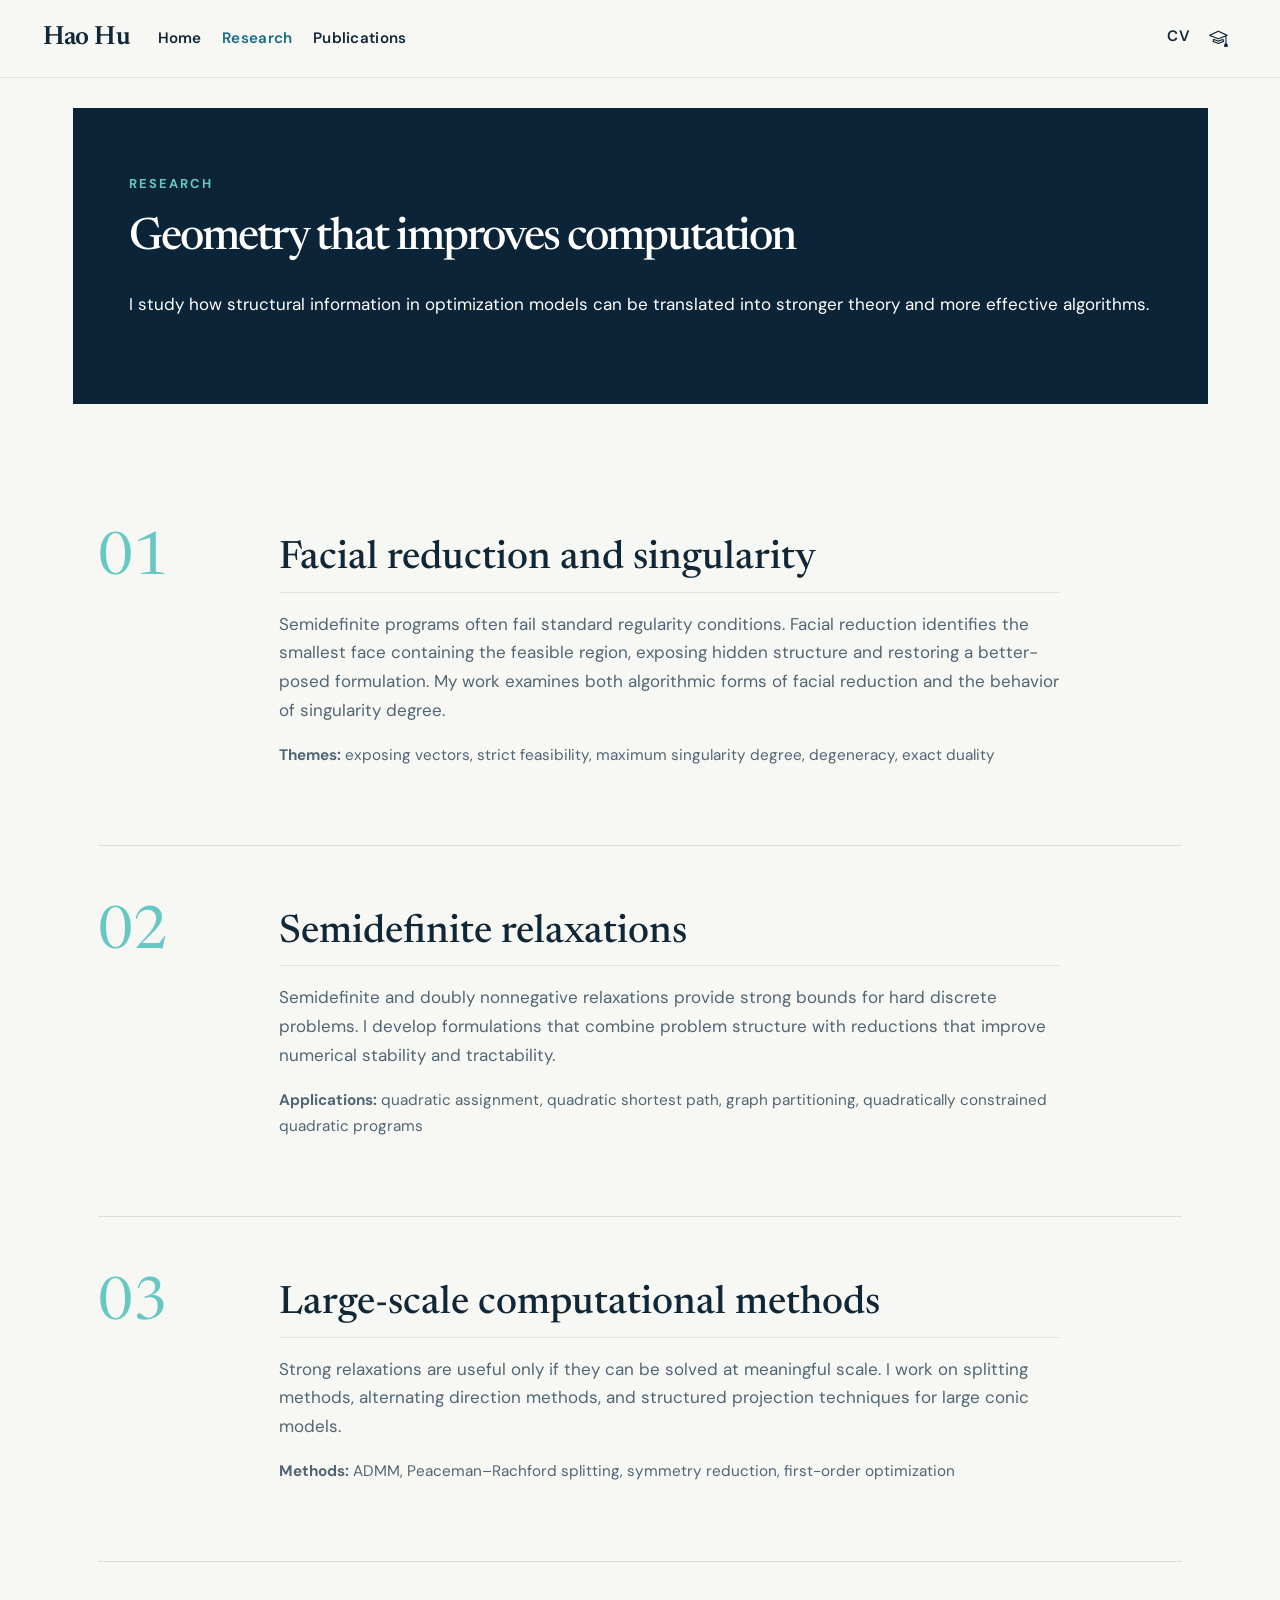
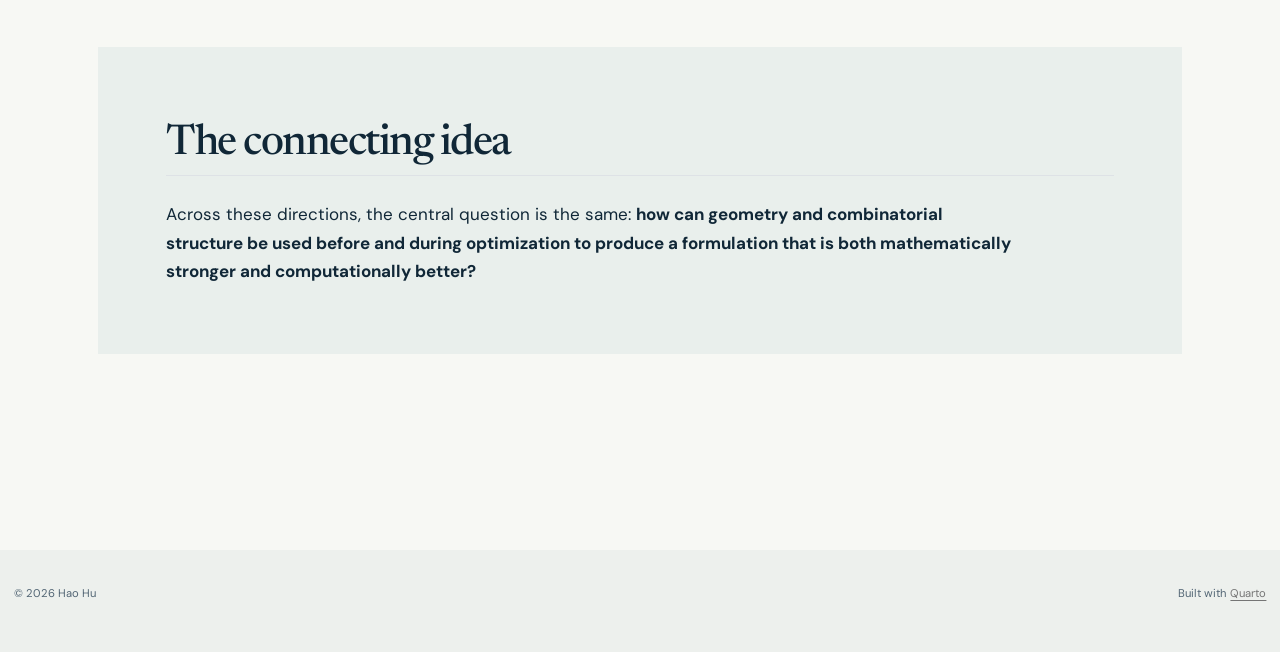
<file: research.html>
<!DOCTYPE html>
<html xmlns="http://www.w3.org/1999/xhtml" lang="en" xml:lang="en"><head>

<meta charset="utf-8">
<meta name="generator" content="quarto-1.10.18">

<meta name="viewport" content="width=device-width, initial-scale=1.0, user-scalable=yes">

<meta name="description" content="Research themes in semidefinite programming, facial reduction, and combinatorial optimization.">

<title>Research — Hao Hu – Hao Hu</title>
<style>
/* Default styles provided by pandoc.
** See https://pandoc.org/MANUAL.html#variables-for-html for config info.
*/
span.smallcaps{font-variant: small-caps;}
div.columns{display: flex; gap: 1.5em;}
div.column{flex: auto;}
@media screen {
div.columns{gap: min(4vw, 1.5em);}
div.column{overflow-x: auto;}
}
div.hanging-indent{margin-left: 1.5em; text-indent: -1.5em;}
ul.task-list{list-style: none;}
ul.task-list li input[type="checkbox"] {
  width: 0.8em;
  margin: 0 0.8em 0.2em -1em; /* quarto-specific, see https://github.com/quarto-dev/quarto-cli/issues/4556 */ 
  vertical-align: middle;
}
</style>


<script src="site_libs/quarto-nav/quarto-nav.js"></script>
<script src="site_libs/quarto-nav/headroom.min.js"></script>
<link href="./assets/favicon.svg" rel="icon" type="image/svg+xml">
<script src="site_libs/clipboard/clipboard.min.js"></script>
<script src="site_libs/quarto-html/quarto.js" type="module"></script>
<script src="site_libs/quarto-html/tabsets/tabsets.js" type="module"></script>
<script src="site_libs/quarto-html/popper.min.js"></script>
<script src="site_libs/quarto-html/tippy.umd.min.js"></script>
<script src="site_libs/quarto-html/anchor.min.js"></script>
<link href="site_libs/quarto-html/tippy.css" rel="stylesheet">
<link href="site_libs/quarto-html/quarto-syntax-highlighting-64a204ab8560d761af7679ceaba22944.css" rel="stylesheet" id="quarto-text-highlighting-styles">
<script src="site_libs/bootstrap/bootstrap.min.js"></script>
<link href="site_libs/bootstrap/bootstrap-icons.css" rel="stylesheet">
<link href="site_libs/bootstrap/bootstrap-3f2496242c16263c0d5ed257b2b27fab.min.css" rel="stylesheet" append-hash="true" id="quarto-bootstrap" data-mode="light">
<script id="quarto-search-options" type="application/json">{
  "language": {
    "search-no-results-text": "No results",
    "search-matching-documents-text": "matching documents",
    "search-copy-link-title": "Copy link to search",
    "search-hide-matches-text": "Hide additional matches",
    "search-more-match-text": "more match in this document",
    "search-more-matches-text": "more matches in this document",
    "search-clear-button-title": "Clear",
    "search-text-placeholder": "",
    "search-detached-cancel-button-title": "Cancel",
    "search-submit-button-title": "Submit",
    "search-label": "Search"
  }
}</script>
<style>html{ scroll-behavior: smooth; }</style>
<meta name="theme-color" content="#0b2438">
<link rel="preconnect" href="https://fonts.googleapis.com">
<link rel="preconnect" href="https://fonts.gstatic.com" crossorigin="">
<link href="https://fonts.googleapis.com/css2?family=DM+Sans:wght@400;500;600;700&amp;family=Newsreader:opsz,wght@6..72,400;6..72,500;6..72,600&amp;display=swap" rel="stylesheet">


<link rel="stylesheet" href="styles-c76ab707.css">
<meta property="og:title" content="Research — Hao Hu">
<meta property="og:description" content="Research themes in semidefinite programming, facial reduction, and combinatorial optimization.">
<meta property="og:site_name" content="Hao Hu">
<meta name="twitter:title" content="Research — Hao Hu">
<meta name="twitter:description" content="Research themes in semidefinite programming, facial reduction, and combinatorial optimization.">
<meta name="twitter:card" content="summary">
</head>

<body class="nav-fixed quarto-light">

<div id="quarto-search-results"></div>
  <header id="quarto-header" class="headroom fixed-top">
    <nav class="navbar navbar-expand-lg " data-bs-theme="dark">
      <div class="navbar-container container-fluid">
      <div class="navbar-brand-container mx-auto">
    <a class="navbar-brand" href="./index.html">
    <span class="navbar-title">Hao Hu</span>
    </a>
  </div>
          <button class="navbar-toggler" type="button" data-bs-toggle="collapse" data-bs-target="#navbarCollapse" aria-controls="navbarCollapse" role="menu" aria-expanded="false" aria-label="Toggle navigation" onclick="if (window.quartoToggleHeadroom) { window.quartoToggleHeadroom(); }">
  <span class="navbar-toggler-icon"></span>
</button>
          <div class="collapse navbar-collapse" id="navbarCollapse">
            <ul class="navbar-nav navbar-nav-scroll me-auto">
  <li class="nav-item">
    <a class="nav-link" href="./index.html"> 
<span class="menu-text">Home</span></a>
  </li>  
  <li class="nav-item">
    <a class="nav-link active" href="./research.html" aria-current="page"> 
<span class="menu-text">Research</span></a>
  </li>  
  <li class="nav-item">
    <a class="nav-link" href="./publications.html"> 
<span class="menu-text">Publications</span></a>
  </li>  
</ul>
            <ul class="navbar-nav navbar-nav-scroll ms-auto">
  <li class="nav-item">
    <a class="nav-link" href="./files/CV_HaoHu.pdf"> 
<span class="menu-text">CV</span></a>
  </li>  
  <li class="nav-item compact">
    <a class="nav-link" href="https://scholar.google.com/citations?hl=en&amp;user=nG_QJqMAAAAJ"> <i class="bi bi-mortarboard" role="img" aria-label="Google Scholar">
</i> 
<span class="menu-text"></span></a>
  </li>  
</ul>
          </div> <!-- /navcollapse -->
            <div class="quarto-navbar-tools">
</div>
      </div> <!-- /container-fluid -->
    </nav>
</header>
<!-- content -->
<div id="quarto-content" class="quarto-container page-columns page-rows-contents page-layout-full page-navbar">
<!-- sidebar -->
<!-- margin-sidebar -->
    
<!-- main -->
<main class="content column-page" id="quarto-document-content"><header id="title-block-header" class="quarto-title-block"></header>




<div class="page-hero">
<p class="eyebrow">
Research
</p>
<section id="geometry-that-improves-computation" class="level1 page-title">
<h1 class="page-title">Geometry that improves computation</h1>
<p>I study how structural information in optimization models can be translated into stronger theory and more effective algorithms.</p>
</section>
</div>
<div class="content-shell research-content">
<div class="research-row">
<div class="research-index">
01
</div>
<section id="facial-reduction-and-singularity" class="level2 research-body">
<h2 class="anchored" data-anchor-id="facial-reduction-and-singularity">Facial reduction and singularity</h2>
<p>Semidefinite programs often fail standard regularity conditions. Facial reduction identifies the smallest face containing the feasible region, exposing hidden structure and restoring a better-posed formulation. My work examines both algorithmic forms of facial reduction and the behavior of singularity degree.</p>
<p><strong>Themes:</strong> exposing vectors, strict feasibility, maximum singularity degree, degeneracy, exact duality</p>
</section>
</div>
<div class="research-row">
<div class="research-index">
02
</div>
<section id="semidefinite-relaxations" class="level2 research-body">
<h2 class="anchored" data-anchor-id="semidefinite-relaxations">Semidefinite relaxations</h2>
<p>Semidefinite and doubly nonnegative relaxations provide strong bounds for hard discrete problems. I develop formulations that combine problem structure with reductions that improve numerical stability and tractability.</p>
<p><strong>Applications:</strong> quadratic assignment, quadratic shortest path, graph partitioning, quadratically constrained quadratic programs</p>
</section>
</div>
<div class="research-row">
<div class="research-index">
03
</div>
<section id="large-scale-computational-methods" class="level2 research-body">
<h2 class="anchored" data-anchor-id="large-scale-computational-methods">Large-scale computational methods</h2>
<p>Strong relaxations are useful only if they can be solved at meaningful scale. I work on splitting methods, alternating direction methods, and structured projection techniques for large conic models.</p>
<p><strong>Methods:</strong> ADMM, Peaceman–Rachford splitting, symmetry reduction, first-order optimization</p>
</section>
</div>
<section id="the-connecting-idea" class="level2 note-panel">
<h2 class="anchored" data-anchor-id="the-connecting-idea">The connecting idea</h2>
<p>Across these directions, the central question is the same: <strong>how can geometry and combinatorial structure be used before and during optimization to produce a formulation that is both mathematically stronger and computationally better?</strong></p>
</section>
</div>



</main> <!-- /main -->
<script id="quarto-html-after-body" type="application/javascript">
  window.document.addEventListener("DOMContentLoaded", function (event) {
    const icon = "";
    const anchorJS = new window.AnchorJS();
    anchorJS.options = {
      placement: 'right',
      icon: icon
    };
    anchorJS.add('.anchored');
    const isCodeAnnotation = (el) => {
      for (const clz of el.classList) {
        if (clz.startsWith('code-annotation-')) {                     
          return true;
        }
      }
      return false;
    }
    const onCopySuccess = function(e) {
      // button target
      const button = e.trigger;
      // don't keep focus
      button.blur();
      // flash "checked"
      button.classList.add('code-copy-button-checked');
      var currentTitle = button.getAttribute("title");
      button.setAttribute("title", "Copied!");
      let tooltip;
      if (window.bootstrap) {
        button.setAttribute("data-bs-toggle", "tooltip");
        button.setAttribute("data-bs-placement", "left");
        button.setAttribute("data-bs-title", "Copied!");
        tooltip = new bootstrap.Tooltip(button, 
          { trigger: "manual", 
            customClass: "code-copy-button-tooltip",
            offset: [0, -8]});
        tooltip.show();    
      }
      setTimeout(function() {
        if (tooltip) {
          tooltip.hide();
          button.removeAttribute("data-bs-title");
          button.removeAttribute("data-bs-toggle");
          button.removeAttribute("data-bs-placement");
        }
        button.setAttribute("title", currentTitle);
        button.classList.remove('code-copy-button-checked');
      }, 1000);
      // clear code selection
      e.clearSelection();
    }
    const getTextToCopy = function(trigger) {
      const outerScaffold = trigger.parentElement.cloneNode(true);
      const codeEl = outerScaffold.querySelector('code');
      for (const childEl of codeEl.children) {
        if (isCodeAnnotation(childEl)) {
          childEl.remove();
        }
      }
      return codeEl.innerText;
    }
    const clipboard = new window.ClipboardJS('.code-copy-button:not([data-in-quarto-modal])', {
      text: getTextToCopy
    });
    clipboard.on('success', onCopySuccess);
    if (window.document.getElementById('quarto-embedded-source-code-modal')) {
      const clipboardModal = new window.ClipboardJS('.code-copy-button[data-in-quarto-modal]', {
        text: getTextToCopy,
        container: window.document.getElementById('quarto-embedded-source-code-modal')
      });
      clipboardModal.on('success', onCopySuccess);
    }
      var localhostRegex = new RegExp(/^(?:http|https):\/\/localhost\:?[0-9]*\//);
      var mailtoRegex = new RegExp(/^mailto:/);
        var filterRegex = new RegExp("https:\/\/huhao\.org");
      var isInternal = (href) => {
          return filterRegex.test(href) || localhostRegex.test(href) || mailtoRegex.test(href);
      }
      // Inspect non-navigation links and adorn them if external
     var links = window.document.querySelectorAll('a[href]:not(.nav-link):not(.navbar-brand):not(.toc-action):not(.sidebar-link):not(.sidebar-item-toggle):not(.pagination-link):not(.no-external):not([aria-hidden]):not(.dropdown-item):not(.quarto-navigation-tool):not(.about-link)');
      for (var i=0; i<links.length; i++) {
        const link = links[i];
        if (!isInternal(link.href)) {
          // undo the damage that might have been done by quarto-nav.js in the case of
          // links that we want to consider external
          if (link.dataset.originalHref !== undefined) {
            link.href = link.dataset.originalHref;
          }
        }
      }
    function tippyHover(el, contentFn, onTriggerFn, onUntriggerFn) {
      const config = {
        allowHTML: true,
        maxWidth: 500,
        delay: 100,
        arrow: false,
        appendTo: function(el) {
            return el.parentElement;
        },
        interactive: true,
        interactiveBorder: 10,
        theme: 'quarto',
        placement: 'bottom-start',
      };
      if (contentFn) {
        config.content = contentFn;
      }
      if (onTriggerFn) {
        config.onTrigger = onTriggerFn;
      }
      if (onUntriggerFn) {
        config.onUntrigger = onUntriggerFn;
      }
      window.tippy(el, config); 
    }
    const noterefs = window.document.querySelectorAll('a[role="doc-noteref"]');
    for (var i=0; i<noterefs.length; i++) {
      const ref = noterefs[i];
      tippyHover(ref, function() {
        // use id or data attribute instead here
        let href = ref.getAttribute('data-footnote-href') || ref.getAttribute('href');
        try { href = new URL(href).hash; } catch {}
        const id = href.replace(/^#\/?/, "");
        const note = window.document.getElementById(id);
        if (note) {
          return note.innerHTML;
        } else {
          return "";
        }
      });
    }
    const xrefs = window.document.querySelectorAll('a.quarto-xref');
    const processXRef = (id, note) => {
      // Strip column container classes
      const stripColumnClz = (el) => {
        el.classList.remove("page-full", "page-columns");
        if (el.children) {
          for (const child of el.children) {
            stripColumnClz(child);
          }
        }
      }
      stripColumnClz(note)
      if (id === null || id.startsWith('sec-')) {
        // Special case sections, only their first couple elements
        const container = document.createElement("div");
        if (note.children && note.children.length > 2) {
          container.appendChild(note.children[0].cloneNode(true));
          for (let i = 1; i < note.children.length; i++) {
            const child = note.children[i];
            if (child.tagName === "P" && child.innerText === "") {
              continue;
            } else {
              container.appendChild(child.cloneNode(true));
              break;
            }
          }
          if (window.Quarto?.typesetMath) {
            window.Quarto.typesetMath(container);
          }
          return container.innerHTML
        } else {
          if (window.Quarto?.typesetMath) {
            window.Quarto.typesetMath(note);
          }
          return note.innerHTML;
        }
      } else {
        // Remove any anchor links if they are present
        const anchorLink = note.querySelector('a.anchorjs-link');
        if (anchorLink) {
          anchorLink.remove();
        }
        if (window.Quarto?.typesetMath) {
          window.Quarto.typesetMath(note);
        }
        if (note.classList.contains("callout")) {
          return note.outerHTML;
        } else {
          return note.innerHTML;
        }
      }
    }
    for (var i=0; i<xrefs.length; i++) {
      const xref = xrefs[i];
      tippyHover(xref, undefined, function(instance) {
        instance.disable();
        let url = xref.getAttribute('href');
        let hash = undefined; 
        if (url.startsWith('#')) {
          hash = url;
        } else {
          try { hash = new URL(url).hash; } catch {}
        }
        if (hash) {
          const id = hash.replace(/^#\/?/, "");
          const note = window.document.getElementById(id);
          if (note !== null) {
            try {
              const html = processXRef(id, note.cloneNode(true));
              instance.setContent(html);
            } finally {
              instance.enable();
              instance.show();
            }
          } else {
            // See if we can fetch this
            fetch(url.split('#')[0])
            .then(res => res.text())
            .then(html => {
              const parser = new DOMParser();
              const htmlDoc = parser.parseFromString(html, "text/html");
              const note = htmlDoc.getElementById(id);
              if (note !== null) {
                const html = processXRef(id, note);
                instance.setContent(html);
              } 
            }).finally(() => {
              instance.enable();
              instance.show();
            });
          }
        } else {
          // See if we can fetch a full url (with no hash to target)
          // This is a special case and we should probably do some content thinning / targeting
          fetch(url)
          .then(res => res.text())
          .then(html => {
            const parser = new DOMParser();
            const htmlDoc = parser.parseFromString(html, "text/html");
            const note = htmlDoc.querySelector('main.content');
            if (note !== null) {
              // This should only happen for chapter cross references
              // (since there is no id in the URL)
              // remove the first header
              if (note.children.length > 0 && note.children[0].tagName === "HEADER") {
                note.children[0].remove();
              }
              const html = processXRef(null, note);
              instance.setContent(html);
            } 
          }).finally(() => {
            instance.enable();
            instance.show();
          });
        }
      }, function(instance) {
      });
    }
        let selectedAnnoteEl;
        const selectorForAnnotation = ( cell, annotation) => {
          let cellAttr = 'data-code-cell="' + cell + '"';
          let lineAttr = 'data-code-annotation="' +  annotation + '"';
          const selector = 'span[' + cellAttr + '][' + lineAttr + ']';
          return selector;
        }
        const selectCodeLines = (annoteEl) => {
          const doc = window.document;
          const targetCell = annoteEl.getAttribute("data-target-cell");
          const targetAnnotation = annoteEl.getAttribute("data-target-annotation");
          const annoteSpan = window.document.querySelector(selectorForAnnotation(targetCell, targetAnnotation));
          const lines = annoteSpan.getAttribute("data-code-lines").split(",");
          const lineIds = lines.map((line) => {
            return targetCell + "-" + line;
          })
          let top = null;
          let height = null;
          let parent = null;
          if (lineIds.length > 0) {
              //compute the position of the single el (top and bottom and make a div)
              const el = window.document.getElementById(lineIds[0]);
              top = el.offsetTop;
              height = el.offsetHeight;
              parent = el.parentElement.parentElement;
            if (lineIds.length > 1) {
              const lastEl = window.document.getElementById(lineIds[lineIds.length - 1]);
              const bottom = lastEl.offsetTop + lastEl.offsetHeight;
              height = bottom - top;
            }
            if (top !== null && height !== null && parent !== null) {
              // cook up a div (if necessary) and position it 
              let div = window.document.getElementById("code-annotation-line-highlight");
              if (div === null) {
                div = window.document.createElement("div");
                div.setAttribute("id", "code-annotation-line-highlight");
                div.style.position = 'absolute';
                parent.appendChild(div);
              }
              div.style.top = top - 2 + "px";
              div.style.height = height + 4 + "px";
              div.style.left = 0;
              let gutterDiv = window.document.getElementById("code-annotation-line-highlight-gutter");
              if (gutterDiv === null) {
                gutterDiv = window.document.createElement("div");
                gutterDiv.setAttribute("id", "code-annotation-line-highlight-gutter");
                gutterDiv.style.position = 'absolute';
                const codeCell = window.document.getElementById(targetCell);
                const gutter = codeCell.querySelector('.code-annotation-gutter');
                gutter.appendChild(gutterDiv);
              }
              gutterDiv.style.top = top - 2 + "px";
              gutterDiv.style.height = height + 4 + "px";
            }
            selectedAnnoteEl = annoteEl;
          }
        };
        const unselectCodeLines = () => {
          const elementsIds = ["code-annotation-line-highlight", "code-annotation-line-highlight-gutter"];
          elementsIds.forEach((elId) => {
            const div = window.document.getElementById(elId);
            if (div) {
              div.remove();
            }
          });
          selectedAnnoteEl = undefined;
        };
          // Handle positioning of the toggle
      window.addEventListener(
        "resize",
        throttle(() => {
          elRect = undefined;
          if (selectedAnnoteEl) {
            selectCodeLines(selectedAnnoteEl);
          }
        }, 10)
      );
      function throttle(fn, ms) {
      let throttle = false;
      let timer;
        return (...args) => {
          if(!throttle) { // first call gets through
              fn.apply(this, args);
              throttle = true;
          } else { // all the others get throttled
              if(timer) clearTimeout(timer); // cancel #2
              timer = setTimeout(() => {
                fn.apply(this, args);
                timer = throttle = false;
              }, ms);
          }
        };
      }
        // Attach click handler to the DT
        const annoteDls = window.document.querySelectorAll('dt[data-target-cell]');
        for (const annoteDlNode of annoteDls) {
          annoteDlNode.addEventListener('click', (event) => {
            const clickedEl = event.target;
            if (clickedEl !== selectedAnnoteEl) {
              unselectCodeLines();
              const activeEl = window.document.querySelector('dt[data-target-cell].code-annotation-active');
              if (activeEl) {
                activeEl.classList.remove('code-annotation-active');
              }
              selectCodeLines(clickedEl);
              clickedEl.classList.add('code-annotation-active');
            } else {
              // Unselect the line
              unselectCodeLines();
              clickedEl.classList.remove('code-annotation-active');
            }
          });
        }
    const findCites = (el) => {
      const parentEl = el.parentElement;
      if (parentEl) {
        const cites = parentEl.dataset.cites;
        if (cites) {
          return {
            el,
            cites: cites.split(' ')
          };
        } else {
          return findCites(el.parentElement)
        }
      } else {
        return undefined;
      }
    };
    var bibliorefs = window.document.querySelectorAll('a[role="doc-biblioref"]');
    for (var i=0; i<bibliorefs.length; i++) {
      const ref = bibliorefs[i];
      const citeInfo = findCites(ref);
      if (citeInfo) {
        tippyHover(citeInfo.el, function() {
          var popup = window.document.createElement('div');
          citeInfo.cites.forEach(function(cite) {
            var citeDiv = window.document.createElement('div');
            citeDiv.classList.add('hanging-indent');
            citeDiv.classList.add('csl-entry');
            var biblioDiv = window.document.getElementById('ref-' + cite);
            if (biblioDiv) {
              citeDiv.innerHTML = biblioDiv.innerHTML;
            }
            popup.appendChild(citeDiv);
          });
          return popup.innerHTML;
        });
      }
    }
  });
  </script>
</div> <!-- /content -->
<footer class="footer">
  <div class="nav-footer">
    <div class="nav-footer-left">
<p>© 2026 Hao Hu</p>
</div>   
    <div class="nav-footer-center">
      &nbsp;
    </div>
    <div class="nav-footer-right">
<p>Built with <a href="https://quarto.org">Quarto</a></p>
</div>
  </div>
</footer>




<script src="site_libs/quarto-html/zenscroll-min.js"></script>
</body></html>
</file>
<file: site_libs/quarto-html/tippy.css>
.tippy-box[data-animation=fade][data-state=hidden]{opacity:0}[data-tippy-root]{max-width:calc(100vw - 10px)}.tippy-box{position:relative;background-color:#333;color:#fff;border-radius:4px;font-size:14px;line-height:1.4;white-space:normal;outline:0;transition-property:transform,visibility,opacity}.tippy-box[data-placement^=top]>.tippy-arrow{bottom:0}.tippy-box[data-placement^=top]>.tippy-arrow:before{bottom:-7px;left:0;border-width:8px 8px 0;border-top-color:initial;transform-origin:center top}.tippy-box[data-placement^=bottom]>.tippy-arrow{top:0}.tippy-box[data-placement^=bottom]>.tippy-arrow:before{top:-7px;left:0;border-width:0 8px 8px;border-bottom-color:initial;transform-origin:center bottom}.tippy-box[data-placement^=left]>.tippy-arrow{right:0}.tippy-box[data-placement^=left]>.tippy-arrow:before{border-width:8px 0 8px 8px;border-left-color:initial;right:-7px;transform-origin:center left}.tippy-box[data-placement^=right]>.tippy-arrow{left:0}.tippy-box[data-placement^=right]>.tippy-arrow:before{left:-7px;border-width:8px 8px 8px 0;border-right-color:initial;transform-origin:center right}.tippy-box[data-inertia][data-state=visible]{transition-timing-function:cubic-bezier(.54,1.5,.38,1.11)}.tippy-arrow{width:16px;height:16px;color:#333}.tippy-arrow:before{content:"";position:absolute;border-color:transparent;border-style:solid}.tippy-content{position:relative;padding:5px 9px;z-index:1}
</file>
<file: site_libs/quarto-html/quarto-syntax-highlighting-64a204ab8560d761af7679ceaba22944.css>
/* quarto syntax highlight colors */
:root {
  --quarto-hl-ot-color: #003B4F;
  --quarto-hl-at-color: #657422;
  --quarto-hl-ss-color: #20794D;
  --quarto-hl-an-color: #5E5E5E;
  --quarto-hl-fu-color: #4758AB;
  --quarto-hl-st-color: #20794D;
  --quarto-hl-cf-color: #003B4F;
  --quarto-hl-op-color: #5E5E5E;
  --quarto-hl-er-color: #AD0000;
  --quarto-hl-bn-color: #AD0000;
  --quarto-hl-al-color: #AD0000;
  --quarto-hl-va-color: #111111;
  --quarto-hl-bu-color: inherit;
  --quarto-hl-ex-color: inherit;
  --quarto-hl-pp-color: #AD0000;
  --quarto-hl-in-color: #5E5E5E;
  --quarto-hl-vs-color: #20794D;
  --quarto-hl-wa-color: #5E5E5E;
  --quarto-hl-do-color: #5E5E5E;
  --quarto-hl-im-color: #00769E;
  --quarto-hl-ch-color: #20794D;
  --quarto-hl-dt-color: #AD0000;
  --quarto-hl-fl-color: #AD0000;
  --quarto-hl-co-color: #5E5E5E;
  --quarto-hl-cv-color: #5E5E5E;
  --quarto-hl-cn-color: #8f5902;
  --quarto-hl-sc-color: #5E5E5E;
  --quarto-hl-dv-color: #AD0000;
  --quarto-hl-kw-color: #003B4F;
}

/* other quarto variables */
:root {
  --quarto-font-monospace: SFMono-Regular, Menlo, Monaco, Consolas, "Liberation Mono", "Courier New", monospace;
}

/* syntax highlight based on Pandoc's rules */
pre > code.sourceCode > span {
  color: #003B4F;
}

code.sourceCode > span {
  color: #003B4F;
}

div.sourceCode,
div.sourceCode pre.sourceCode {
  color: #003B4F;
}

/* Normal */
code span {
  color: #003B4F;
}

/* Alert */
code span.al {
  color: #AD0000;
  font-style: inherit;
}

/* Annotation */
code span.an {
  color: #5E5E5E;
  font-style: inherit;
}

/* Attribute */
code span.at {
  color: #657422;
  font-style: inherit;
}

/* BaseN */
code span.bn {
  color: #AD0000;
  font-style: inherit;
}

/* BuiltIn */
code span.bu {
  font-style: inherit;
}

/* ControlFlow */
code span.cf {
  color: #003B4F;
  font-weight: bold;
  font-style: inherit;
}

/* Char */
code span.ch {
  color: #20794D;
  font-style: inherit;
}

/* Constant */
code span.cn {
  color: #8f5902;
  font-style: inherit;
}

/* Comment */
code span.co {
  color: #5E5E5E;
  font-style: inherit;
}

/* CommentVar */
code span.cv {
  color: #5E5E5E;
  font-style: italic;
}

/* Documentation */
code span.do {
  color: #5E5E5E;
  font-style: italic;
}

/* DataType */
code span.dt {
  color: #AD0000;
  font-style: inherit;
}

/* DecVal */
code span.dv {
  color: #AD0000;
  font-style: inherit;
}

/* Error */
code span.er {
  color: #AD0000;
  font-style: inherit;
}

/* Extension */
code span.ex {
  font-style: inherit;
}

/* Float */
code span.fl {
  color: #AD0000;
  font-style: inherit;
}

/* Function */
code span.fu {
  color: #4758AB;
  font-style: inherit;
}

/* Import */
code span.im {
  color: #00769E;
  font-style: inherit;
}

/* Information */
code span.in {
  color: #5E5E5E;
  font-style: inherit;
}

/* Keyword */
code span.kw {
  color: #003B4F;
  font-weight: bold;
  font-style: inherit;
}

/* Operator */
code span.op {
  color: #5E5E5E;
  font-style: inherit;
}

/* Other */
code span.ot {
  color: #003B4F;
  font-style: inherit;
}

/* Preprocessor */
code span.pp {
  color: #AD0000;
  font-style: inherit;
}

/* SpecialChar */
code span.sc {
  color: #5E5E5E;
  font-style: inherit;
}

/* SpecialString */
code span.ss {
  color: #20794D;
  font-style: inherit;
}

/* String */
code span.st {
  color: #20794D;
  font-style: inherit;
}

/* Variable */
code span.va {
  color: #111111;
  font-style: inherit;
}

/* VerbatimString */
code span.vs {
  color: #20794D;
  font-style: inherit;
}

/* Warning */
code span.wa {
  color: #5E5E5E;
  font-style: italic;
}

.prevent-inlining {
  content: "</";
}

/*# sourceMappingURL=9d8d5bb603a83b8298b89080a598c93b.css.map */
</file>
<file: styles-c76ab707.css>
:root {
  --ink: #102737;
  --ink-soft: #526574;
  --paper: #f7f8f4;
  --white: #ffffff;
  --navy: #0b2438;
  --blue: #176b87;
  --cyan: #67c8c3;
  --lime: #d5e66b;
  --line: #d9e0df;
  --serif: "Newsreader", Georgia, serif;
  --sans: "DM Sans", -apple-system, BlinkMacSystemFont, sans-serif;
}

* { box-sizing: border-box; }

html { scroll-behavior: smooth; }

body {
  margin: 0;
  color: var(--ink);
  background: var(--paper);
  font-family: var(--sans);
  font-size: 17px;
  line-height: 1.7;
}

a { color: inherit; }

.navbar {
  min-height: 78px;
  padding: 0;
  color: var(--ink);
  background: rgba(247, 248, 244, 0.94);
  border-bottom: 1px solid rgba(16, 39, 55, 0.1);
  backdrop-filter: blur(14px);
}

.navbar > .container-fluid {
  width: 100%;
  max-width: 1440px;
  margin: 0 auto;
  padding-right: 1.5rem;
  padding-left: 1.5rem;
}

.navbar-brand {
  color: var(--ink) !important;
  font-family: var(--serif);
  font-size: 1.55rem;
  font-weight: 600;
  letter-spacing: -0.02em;
}

.navbar-nav .nav-link {
  color: var(--ink) !important;
  font-size: 0.89rem;
  font-weight: 600;
  letter-spacing: 0.02em;
}

.navbar-nav .nav-link:hover,
.navbar-nav .nav-link.active { color: var(--blue) !important; }

.navbar-toggler { color: var(--ink); border-color: transparent !important; }
.navbar-toggler:focus { box-shadow: 0 0 0 2px rgba(23, 107, 135, .22); }
.navbar-toggler-icon {
  position: relative;
  height: 18px;
  background-image: none !important;
  border-top: 2px solid var(--ink);
  border-bottom: 2px solid var(--ink);
}
.navbar-toggler-icon::after {
  content: "";
  position: absolute;
  top: 7px;
  right: 0;
  left: 0;
  border-top: 2px solid var(--ink);
}

#quarto-content { padding: 0; }

main.content { margin: 0 auto; padding: 0; width: 100%; max-width: 1180px; min-width: 0; }

.hero {
  position: relative;
  display: grid;
  grid-template-columns: minmax(0, 2fr) minmax(0, 1fr);
  gap: 3rem;
  align-items: center;
  min-height: 0;
  padding: 4.5rem clamp(1.5rem, 5%, 3.5rem);
  overflow: hidden;
  color: white;
  background:
    radial-gradient(circle at 74% 36%, rgba(103, 200, 195, 0.16), transparent 25%),
    linear-gradient(135deg, #0b2438 0%, #11354a 68%, #0d4456 100%);
}

.hero::after {
  content: "";
  position: absolute;
  right: -6rem;
  bottom: -10rem;
  width: 34rem;
  height: 34rem;
  border: 1px solid rgba(255,255,255,.1);
  border-radius: 50%;
}

.hero-copy { position: relative; z-index: 1; max-width: 850px; }

.eyebrow {
  margin: 0 0 1.25rem;
  color: var(--cyan);
  font-size: 0.76rem;
  font-weight: 700;
  line-height: 1.3;
  letter-spacing: 0.15em;
  text-transform: uppercase;
}

h1.hero-title,
h1.page-title {
  max-width: 850px;
  margin: 0 0 2rem;
  font-family: var(--serif);
  font-size: clamp(2.25rem, 3.5vw, 3.25rem);
  font-weight: 500;
  line-height: 1.12;
  text-wrap: balance;
  letter-spacing: -0.045em;
}

.hero-title > p:not(.eyebrow) {
  max-width: 760px;
  color: rgba(255,255,255,.78);
  font-family: var(--sans);
  font-size: 1.08rem;
  line-height: 1.7;
}

.hero-actions { margin-top: 1.75rem; }
.hero-actions > p { display: flex; gap: .8rem; flex-wrap: wrap; margin: 0; }

.button {
  display: inline-flex;
  align-items: center;
  justify-content: center;
  min-height: 48px;
  padding: .7rem 1.15rem;
  border: 1px solid rgba(255,255,255,.28);
  border-radius: 2px;
  font-size: .9rem;
  font-weight: 700;
  text-decoration: none;
  transition: transform .2s ease, background .2s ease, border-color .2s ease;
}

.button:hover { transform: translateY(-2px); }
.button-primary { color: var(--navy); background: var(--lime); border-color: var(--lime); }
.button-secondary { color: white; background: transparent; }
.button-secondary:hover { background: rgba(255,255,255,.08); }

.hero-mark { position: relative; z-index: 1; justify-self: end; width: 100%; max-width: 280px; }

.matrix {
  display: grid;
  grid-template-columns: repeat(4, 1fr);
  gap: 10px;
  padding: 14%;
  border: 1px solid rgba(255,255,255,.18);
  transform: rotate(-4deg);
}

.matrix > p { display: contents; }
.matrix span { aspect-ratio: 1; background: rgba(255,255,255,.07); }
.matrix span.active { background: var(--cyan); box-shadow: 0 0 28px rgba(103,200,195,.28); }

.matrix-label {
  margin-top: 1.8rem;
  color: rgba(255,255,255,.45);
  font-family: var(--serif);
  font-size: 1.3rem;
  text-align: right;
}

.content-shell { width: min(1180px, calc(100% - 3rem)); margin: 0 auto; }

.section-intro { display: grid; grid-template-columns: 1fr 2fr; gap: 4rem; padding: 7rem 0 3rem; }

.section-intro h2,
.split-heading h2,
.contact-copy h2,
.note-panel h2 {
  margin: 0;
  font-family: var(--serif);
  font-size: clamp(1.8rem, 2.5vw, 2.4rem);
  font-weight: 500;
  line-height: 1.05;
  letter-spacing: -0.035em;
}

.focus-grid { display: grid; grid-template-columns: repeat(3, 1fr); border-top: 1px solid var(--line); border-bottom: 1px solid var(--line); }

.focus-card { min-height: 320px; padding: 2rem; border-right: 1px solid var(--line); }
.focus-card:last-child { border-right: 0; }
.card-number, .pub-year { color: var(--blue); font-size: .75rem; font-weight: 700; letter-spacing: .12em; }
.focus-card h3 { margin: 5rem 0 .8rem; font-family: var(--serif); font-size: 1.8rem; font-weight: 500; }
.focus-card p { color: var(--ink-soft); font-size: .96rem; line-height: 1.65; }

.split-section { display: grid; grid-template-columns: .8fr 1.2fr; gap: 6rem; padding: 8rem 0; }
.timeline { border-top: 1px solid var(--line); }
.timeline-item { display: grid; grid-template-columns: 130px 1fr; gap: 1.5rem; padding: 1.7rem 0; border-bottom: 1px solid var(--line); }
.timeline-date { color: var(--blue); font-size: .78rem; font-weight: 700; }
.timeline-item h3 { margin: 0; font-size: 1rem; }
.timeline-item p { margin: .25rem 0 0; color: var(--ink-soft); font-size: .93rem; }

.contact-band {
  display: grid;
  grid-template-columns: 1.3fr .7fr;
  gap: 4rem;
  align-items: end;
  margin-bottom: 7rem;
  padding: 4rem;
  color: white;
  background: var(--navy);
}

.contact-details { padding-left: 2rem; border-left: 1px solid rgba(255,255,255,.18); color: rgba(255,255,255,.67); font-size: .94rem; }
.contact-link { display: block; margin-bottom: 1rem; color: var(--lime); font-size: 1.05rem; font-weight: 700; text-decoration: none; }

.page-hero { padding: 4rem clamp(1.5rem, 5%, 3.5rem); color: white; background: var(--navy); }
.page-hero > p:not(.eyebrow) { max-width: 700px; color: rgba(255,255,255,.7); font-size: 1.06rem; }
h1.page-title { margin-bottom: 1.5rem; font-size: clamp(2.25rem, 3.5vw, 3.25rem); }
.page-hero a { color: var(--lime); }

.research-content { padding: 4rem 0 8rem; }
.research-row { display: grid; grid-template-columns: 130px 1fr; gap: 3rem; padding: 3.5rem 0; border-bottom: 1px solid var(--line); }
.research-index { color: var(--cyan); font-family: var(--serif); font-size: 3.5rem; line-height: 1; }
.research-body { max-width: 780px; }
.research-body h2 { margin: 0 0 1rem; font-family: var(--serif); font-size: 2.3rem; font-weight: 500; }
.research-body p { color: var(--ink-soft); }
.research-body p:last-child { font-size: .9rem; }
.note-panel { margin-top: 5rem; padding: 4rem; background: #e9efec; }
.note-panel h2 { margin-bottom: 1.4rem; font-size: 2.5rem; }
.note-panel p { max-width: 850px; margin-bottom: 0; }

.publication-list { padding: 2rem 0 8rem; }
.publication { display: grid; grid-template-columns: 100px minmax(0, 1fr); column-gap: 2rem; align-items: start; padding: 2.3rem 0; border-bottom: 1px solid var(--line); }
.publication > p:first-child { margin: .25rem 0 0; }
.publication > section { grid-column: 2; min-width: 0; }
.publication h3 { margin: 0; font-family: var(--serif); font-size: 1.65rem; font-weight: 500; line-height: 1.2; }
.publication p { margin: .55rem 0 0; color: var(--ink-soft); font-size: .9rem; }
.publication .paper-link { display: inline-block; color: var(--blue); font-size: .82rem; font-weight: 700; text-decoration: none; }
.publication .paper-link::after { content: " ↗"; }

.nav-footer { padding: 2rem 4vw; color: var(--ink-soft); background: #edf0ed; border-top: 0; font-size: .8rem; }

@media (max-width: 900px) {
  .hero { grid-template-columns: 1fr; min-height: auto; padding-top: 3rem; padding-bottom: 3rem; }
  .hero-mark { display: none; }
  .section-intro, .split-section, .contact-band { grid-template-columns: 1fr; gap: 2rem; }
  .focus-grid { grid-template-columns: 1fr; }
  .focus-card { min-height: 240px; border-right: 0; border-bottom: 1px solid var(--line); }
  .focus-card:last-child { border-bottom: 0; }
  .focus-card h3 { margin-top: 3rem; }
  .contact-details { padding: 2rem 0 0; border-top: 1px solid rgba(255,255,255,.18); border-left: 0; }
  .publication { grid-template-columns: 70px minmax(0, 1fr); }
}

@media (max-width: 600px) {
  body { font-size: 16px; }
  .navbar { min-height: 66px; padding: 0 1rem; }
  .hero { padding: 4.75rem 1.5rem 4.5rem; }
  h1.hero-title { font-size: 2.25rem; line-height: 1.02; }
  .hero-title > p:not(.eyebrow) { font-size: 1rem; line-height: 1.65; }
  .content-shell { width: min(100% - 2rem, 1180px); }
  .section-intro { padding-top: 5rem; }
  .split-section { padding: 5rem 0; }
  .timeline-item { grid-template-columns: 1fr; gap: .4rem; }
  .contact-band, .note-panel { margin-left: -1rem; margin-right: -1rem; padding: 2.3rem 1.5rem; }
  .page-hero { padding: 4.75rem 1.5rem 3.75rem; }
  h1.page-title { font-size: 2.45rem; line-height: 1.02; }
  .research-row { grid-template-columns: 1fr; gap: 1rem; padding: 2.5rem 0; }
  .research-index { font-size: 2rem; }
  .publication { grid-template-columns: 1fr; gap: .55rem; }
  .publication > section { grid-column: 1; }
}

@media (prefers-reduced-motion: reduce) {
  html { scroll-behavior: auto; }
  .button { transition: none; }
}
</file>
